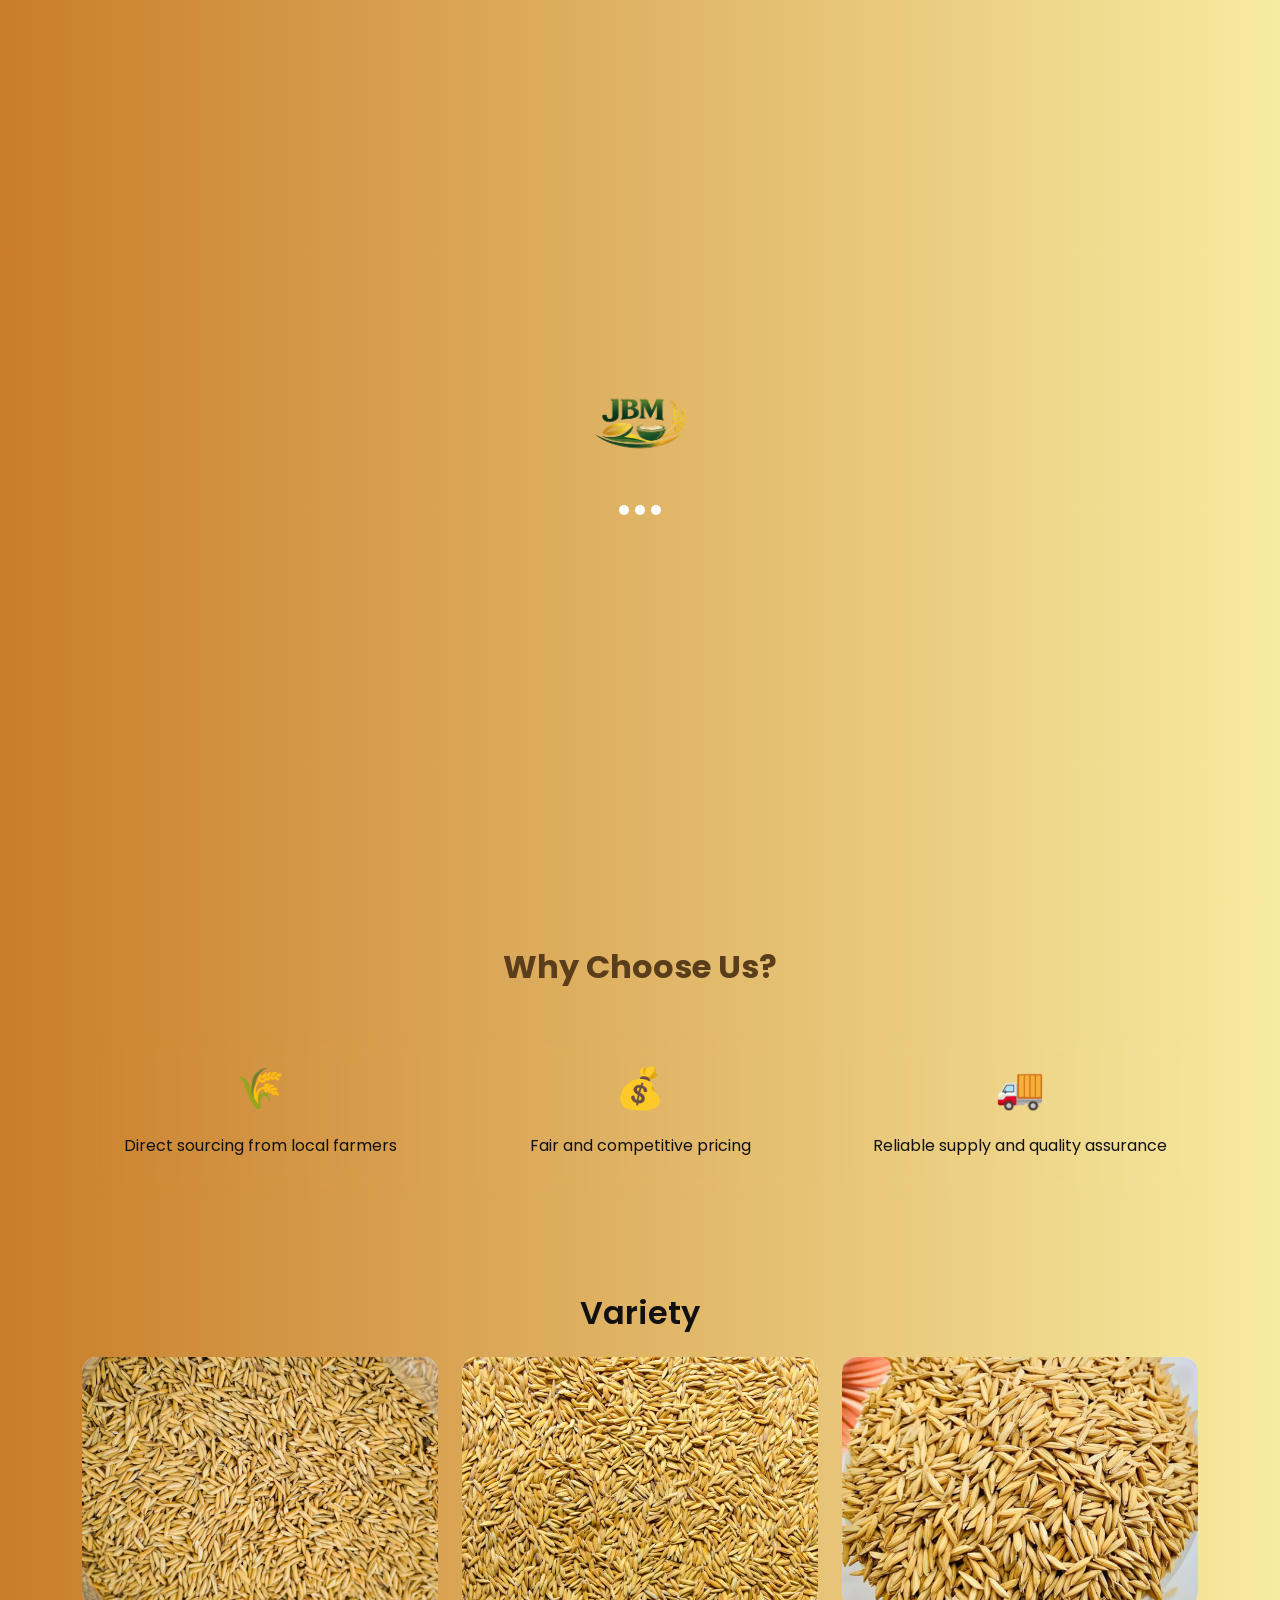
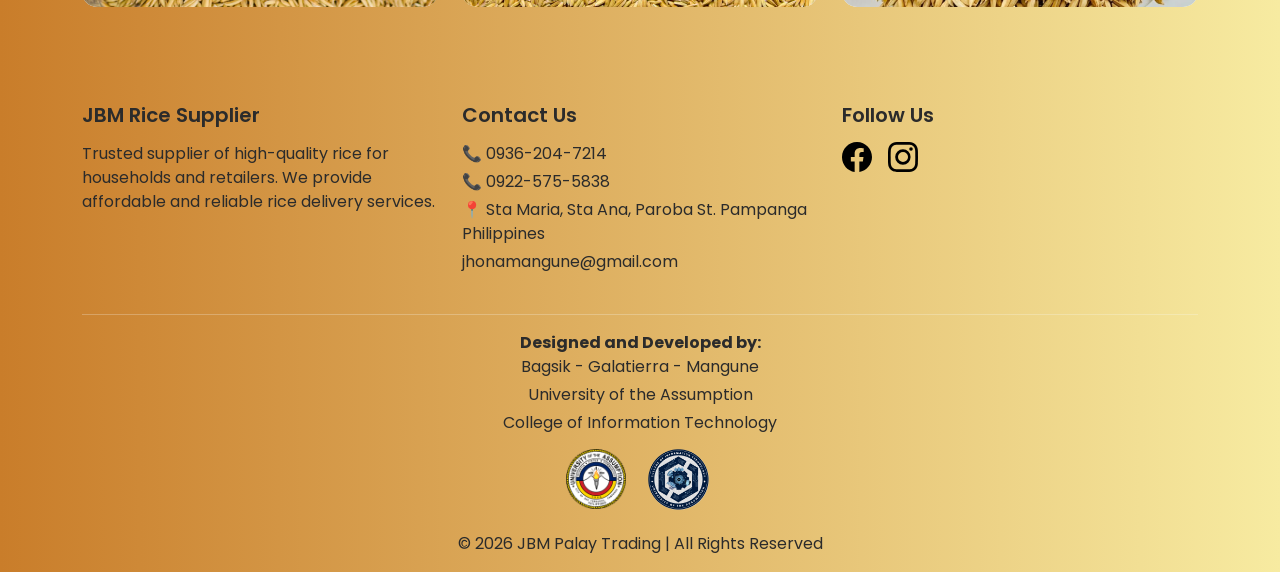
<file: index.html>
<!DOCTYPE html>
<html lang="en">
<head>
  <meta charset="UTF-8">
  <meta name="viewport" content="width=device-width, initial-scale=1.0">
  <title>Home | JBM Palay Trading</title>
  <link rel="icon" type="image/png" href="logo/p5.png">

  <!-- Bootstrap -->
  <link href="https://cdn.jsdelivr.net/npm/bootstrap@5.3.2/dist/css/bootstrap.min.css" rel="stylesheet">
    <link href="https://fonts.googleapis.com/css2?family=Poppins:wght@300;400;500;600;700&display=swap" rel="stylesheet">
</head>
  <!-- Your CSS -->
  <link rel="stylesheet" href="style.css">
  <link rel="stylesheet" href="theme.css">

<body>
<!-- INTRO SCREEN -->
<div id="intro">
  <div class="intro-content">
    <img src="logo/p5.png" class="intro-logo">

    <div class="loading-dots">
      <span></span><span></span><span></span>
    </div>

    <button id="startBtn">BEGIN</button>
  </div>
</div>
<!-- NAVBAR -->
<nav class="navbar navbar-expand-lg fixed-top glass-navbar">
  <div class="container">

    <!-- Logo -->
    <a class="navbar-brand" href="#home">
  <img src="logo/p5.png" alt="JBM Logo" class="navbar-logo">
    </a>

    <!-- Hamburger -->
    <button class="navbar-toggler custom-toggler" type="button" data-bs-toggle="collapse" data-bs-target="#navbarNav">
  <span class="bar"></span>
  <span class="bar"></span>
  <span class="bar"></span>
    </button>

    <!-- Right menu -->
    <div class="collapse navbar-collapse" id="navbarNav">
  <ul class="navbar-nav ms-auto">
    <li class="nav-item"><a class="nav-link active" href="index.html">Home</a></li>
    <li class="nav-item"><a class="nav-link" href="about.html">About</a></li>
    <li class="nav-item"><a class="nav-link" href="product.html">Products</a></li>
    <li class="nav-item"><a class="nav-link" href="process.html">Process</a></li>
    <li class="nav-item"><a class="nav-link" href="contact.html">Contact</a></li>
  </ul>

  <div class="theme-toggle ms-lg-3 mt-3 mt-lg-0">
    <button id="themeToggle" class="theme-btn" type="button" aria-label="Toggle dark mode">
      🌙
    </button>
  </div>
</div>
</nav>

<!-- LOADER -->
<div id="loader">
  <img src="logo/p5.png" alt="Loading..." class="loader-logo">
</div>

<!-- HERO -->
<section id="#home" class="hero text-center text-white d-flex align-items-center">
  <div class="container">
    <div class="glass-box p-5">
      <h1 class="fw-bold">JBM Palay Trading</h1>
      <p class="lead">Your trusted partner in quality palay trading, connecting farmers and buyers with fair and reliable transactions.
    </div>
  </div>
</section>

<section class="why-section py-5 text-center">
  <div class="container">
    <h2 class="mb-5 fw-bold">Why Choose Us?</h2>

    <div class="row g-4">

      <div class="col-md-4">
        <div class="why-card p-4">
          <div class="icon mb-3">🌾</div>
          <p>Direct sourcing from local farmers</p>
        </div>
      </div>

      <div class="col-md-4">
        <div class="why-card p-4">
          <div class="icon mb-3">💰</div>
          <p>Fair and competitive pricing
          </p>
        </div>
      </div>

      <div class="col-md-4">
        <div class="why-card p-4">
          <div class="icon mb-3">🚚</div>
          <p>Reliable supply and quality assurance</p>
        </div>
      </div>

    </div>
  </div>
</section>


<section class="py-5 text-center">
  <div class="container">
    <h2 class="mb-4">Variety</h2>
    
    <div class="row g-4">

      <div class="col-md-4">
        <a href="product.html" class="product-link">
          <div class="card product-card">
            <img src="images/436.png" class="card-img-top"> 
            <div class="card-body overlay-content">
              <h5>RC 436</h5>
              <p>High-yield and excellent grain quality.</p>
            </div>
          </div>
        </a>
      </div>


      <div class="col-md-4">
        <a href="product.html" class="product-link">
          <div class="card product-card">
            <img src="images/s480.png" class="card-img-top">
            <div class="card-body overlay-content">
              <h5>RC 480</h5>
              <p>Strong and reliable harvest variety.</p>
            </div>
          </div>
        </a>
      </div>

      <div class="col-md-4">
        <a href="product.html" class="product-link">
          <div class="card product-card">
            <img src="images/s222.png" class="card-img-top">
            <div class="card-body overlay-content">
              <h5>RC 222</h5>
              <p>Consistent grains with fine texture.</p>
            </div>
          </div>
        </a>
      </div>

    </div>
  </div>
</section>

<a href="https://m.me/jmangune" class="chat-btn" target="_blank">💬</a>


<footer class="pt-5 pb-3">
  <div class="container">
    <div class="row text-center text-md-start">

      <!-- Business Info -->
      <div class="col-md-4 mb-4">
        <h5>JBM Rice Supplier</h5>
        <p>
          Trusted supplier of high-quality rice for households and retailers.
          We provide affordable and reliable rice delivery services.
        </p>
      </div>

      <!-- Contact Info -->
      <div class="col-md-4 mb-4">
        <h5>Contact Us</h5>
        <p class="mb-1">📞 0936-204-7214</p>
        <p class="mb-1">📞 0922-575-5838</p>
        <p class="mb-1">📍 Sta Maria, Sta Ana, Paroba St. Pampanga Philippines</p>
        <p class="mb-0">
          <a href="mailto:jhonamangune@gmail.com" class="text-decoration-none">
            jhonamangune@gmail.com
          </a>
        </p>
      </div>

      <!-- Social Media -->
      <div class="col-md-4 mb-4">
        <h5>Follow Us</h5>
        <div class="d-flex gap-3 justify-content-md-start justify-content-center">
          <a href="https://www.facebook.com/jmangune"><img src="social-media/facebook.svg" width="30"></a>
          <a href="https://www.instagram.com/kimbalatbat?igsh=MTF4bXljaHZyZzZicA=="><img src="social-media/instagram.svg" width="30"></a>
        </div>
      </div>

    </div>

<hr class="border-light">

<!-- Developer Credits -->
<div class="text-center footer-credit mb-3">
  <p class="mb-1">
    <strong>Designed and Developed by:</strong><br>
    Bagsik - Galatierra - Mangune
  </p>

  <p class="mb-1">
    <a href="https://web.ua.edu.ph/" target="_blank">
      University of the Assumption
    </a>
  </p>

  <p class="mb-2">
    <a href="https://ua-cit.com/" target="_blank">
      College of Information Technology
    </a>
  </p>

<!--logos-->
<div class="d-flex justify-content-center align-items-center gap-3">
    <a href="https://web.ua.edu.ph/" target="_blank">
        <img src="images/ua-logo.png" alt="UA Logo" class="footer-logo ua">
    </a>

    <a href="https://ua-cit.com/" target="_blank">
        <img src="images/cit_logo.png" alt="CIT Logo" class="footer-logo cit">
    </a>
</div>
</div>

<div class="text-center">
  <p class="mb-0">&copy; 2026 JBM Palay Trading | All Rights Reserved</p>
</div>
  </footer>
</div>
  
<script>
window.addEventListener("load", function () {
  const loader = document.getElementById("loader");
  setTimeout(() => {
    loader.classList.add("loader-hidden");   // hide loader
  }, 1200); // adjust delay if needed
});
</script>


<script>
const themeToggle = document.getElementById("themeToggle");
const savedTheme = localStorage.getItem("theme");

if (savedTheme) {
  document.body.classList.add(savedTheme);
} else {
  document.body.classList.add("light-mode");
}

function updateThemeIcon() {
  if (document.body.classList.contains("dark-mode")) {
    themeToggle.textContent = "☀️";
  } else {
    themeToggle.textContent = "🌙";
  }
}

updateThemeIcon();

themeToggle.addEventListener("click", function () {
  if (document.body.classList.contains("dark-mode")) {
    document.body.classList.remove("dark-mode");
    document.body.classList.add("light-mode");
    localStorage.setItem("theme", "light-mode");
  } else {
    document.body.classList.remove("light-mode");
    document.body.classList.add("dark-mode");
    localStorage.setItem("theme", "dark-mode");
  }

  updateThemeIcon();
});
</script>
<script>
const intro = document.getElementById("intro");
const startBtn = document.getElementById("startBtn");

// Always reset introDismissed when testing in VS Code Live Server
localStorage.removeItem("introDismissed");

// Show START button after loading
window.addEventListener("load", () => {
  setTimeout(() => {
    document.querySelector(".loading-dots").style.display = "none";
    startBtn.style.display = "inline-block";
  }, 1500);
});

// Click START
startBtn.addEventListener("click", () => {
  intro.classList.add("intro-hidden");
  localStorage.setItem("introDismissed", "true");

  // Optional: remove intro after fade completes
  setTimeout(() => {
    intro.style.display = "none";
  }, 800); // match CSS transition
});

// NAVBAR LOGO CLICK EFFECT
document.querySelectorAll(".navbar-brand").forEach(logo => {
  logo.addEventListener("click", function (e) {
    e.preventDefault();
    // Scroll smoothly to hero section instead of showing intro
    document.querySelector(".hero").scrollIntoView({ behavior: "smooth" });
  });
});
</script>



<script src="https://cdn.jsdelivr.net/npm/bootstrap@5.3.2/dist/js/bootstrap.bundle.min.js"></script>

</body>
</head>
</file>
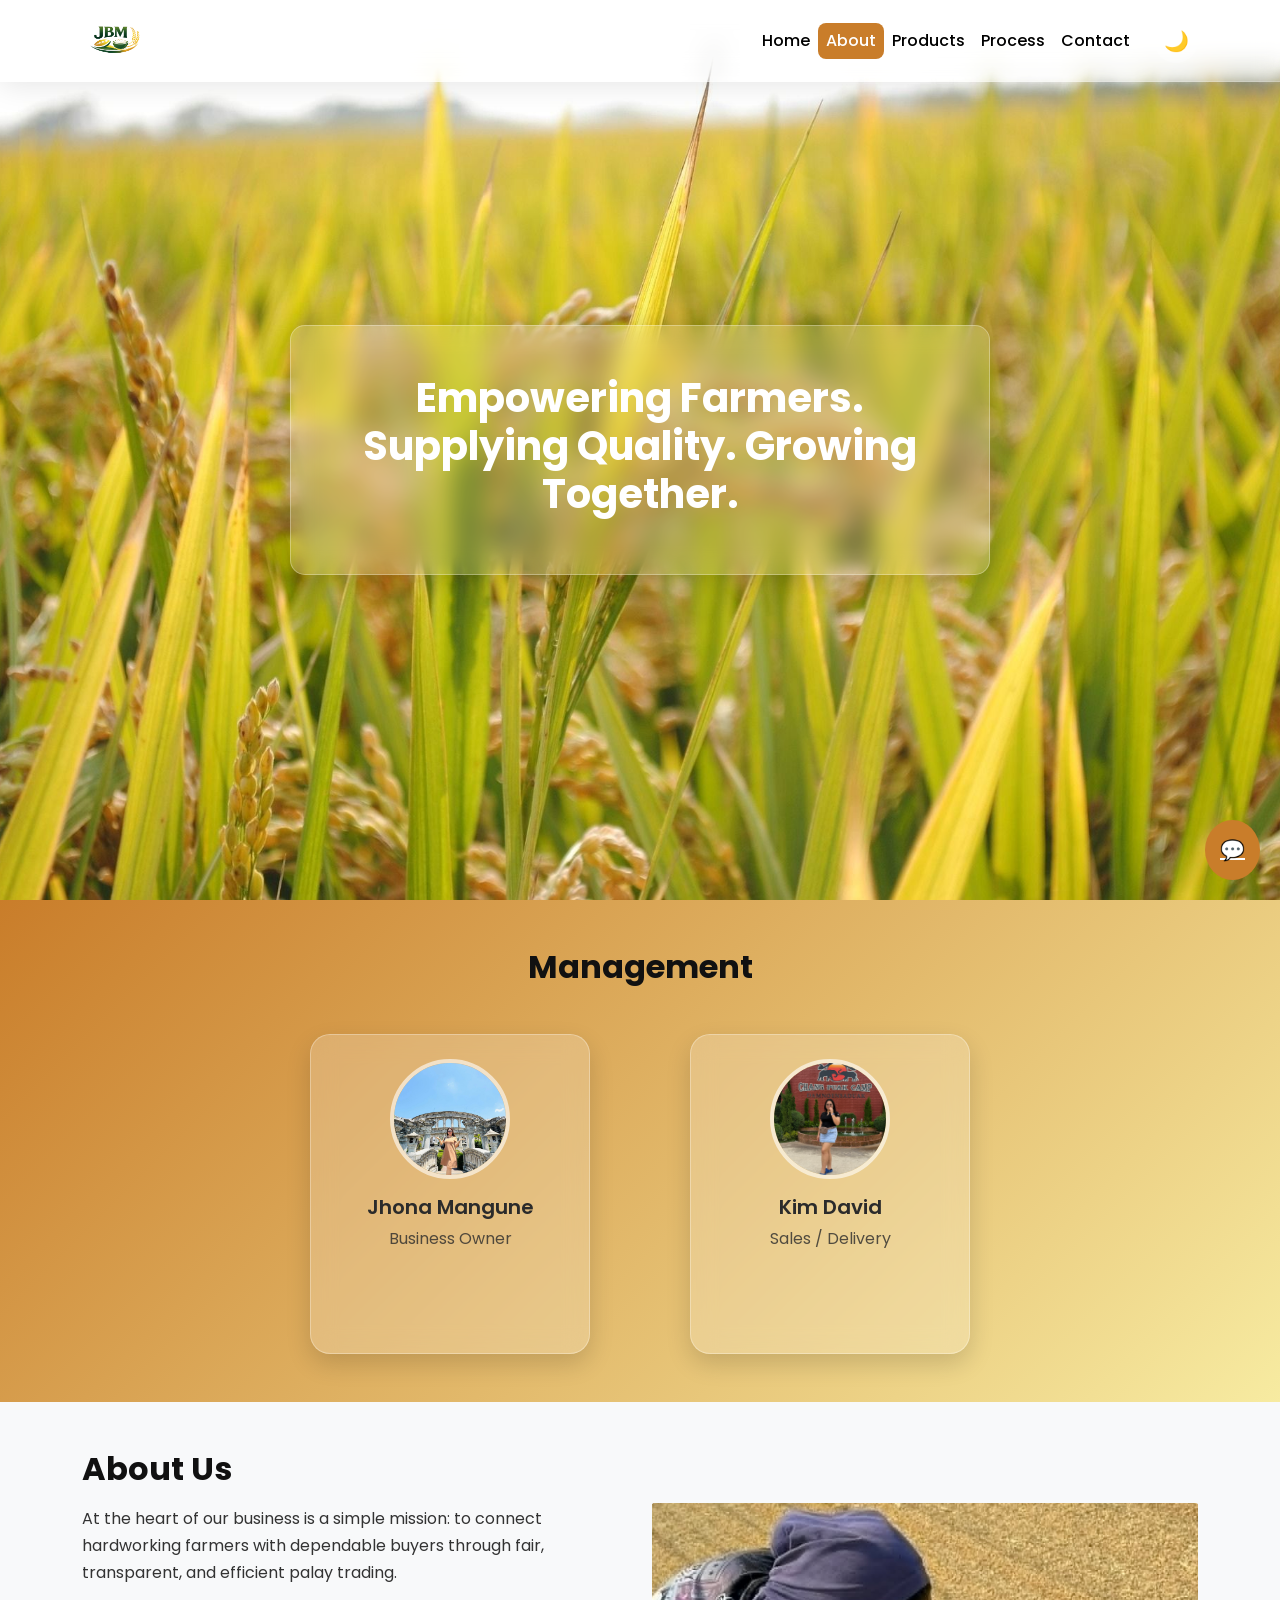
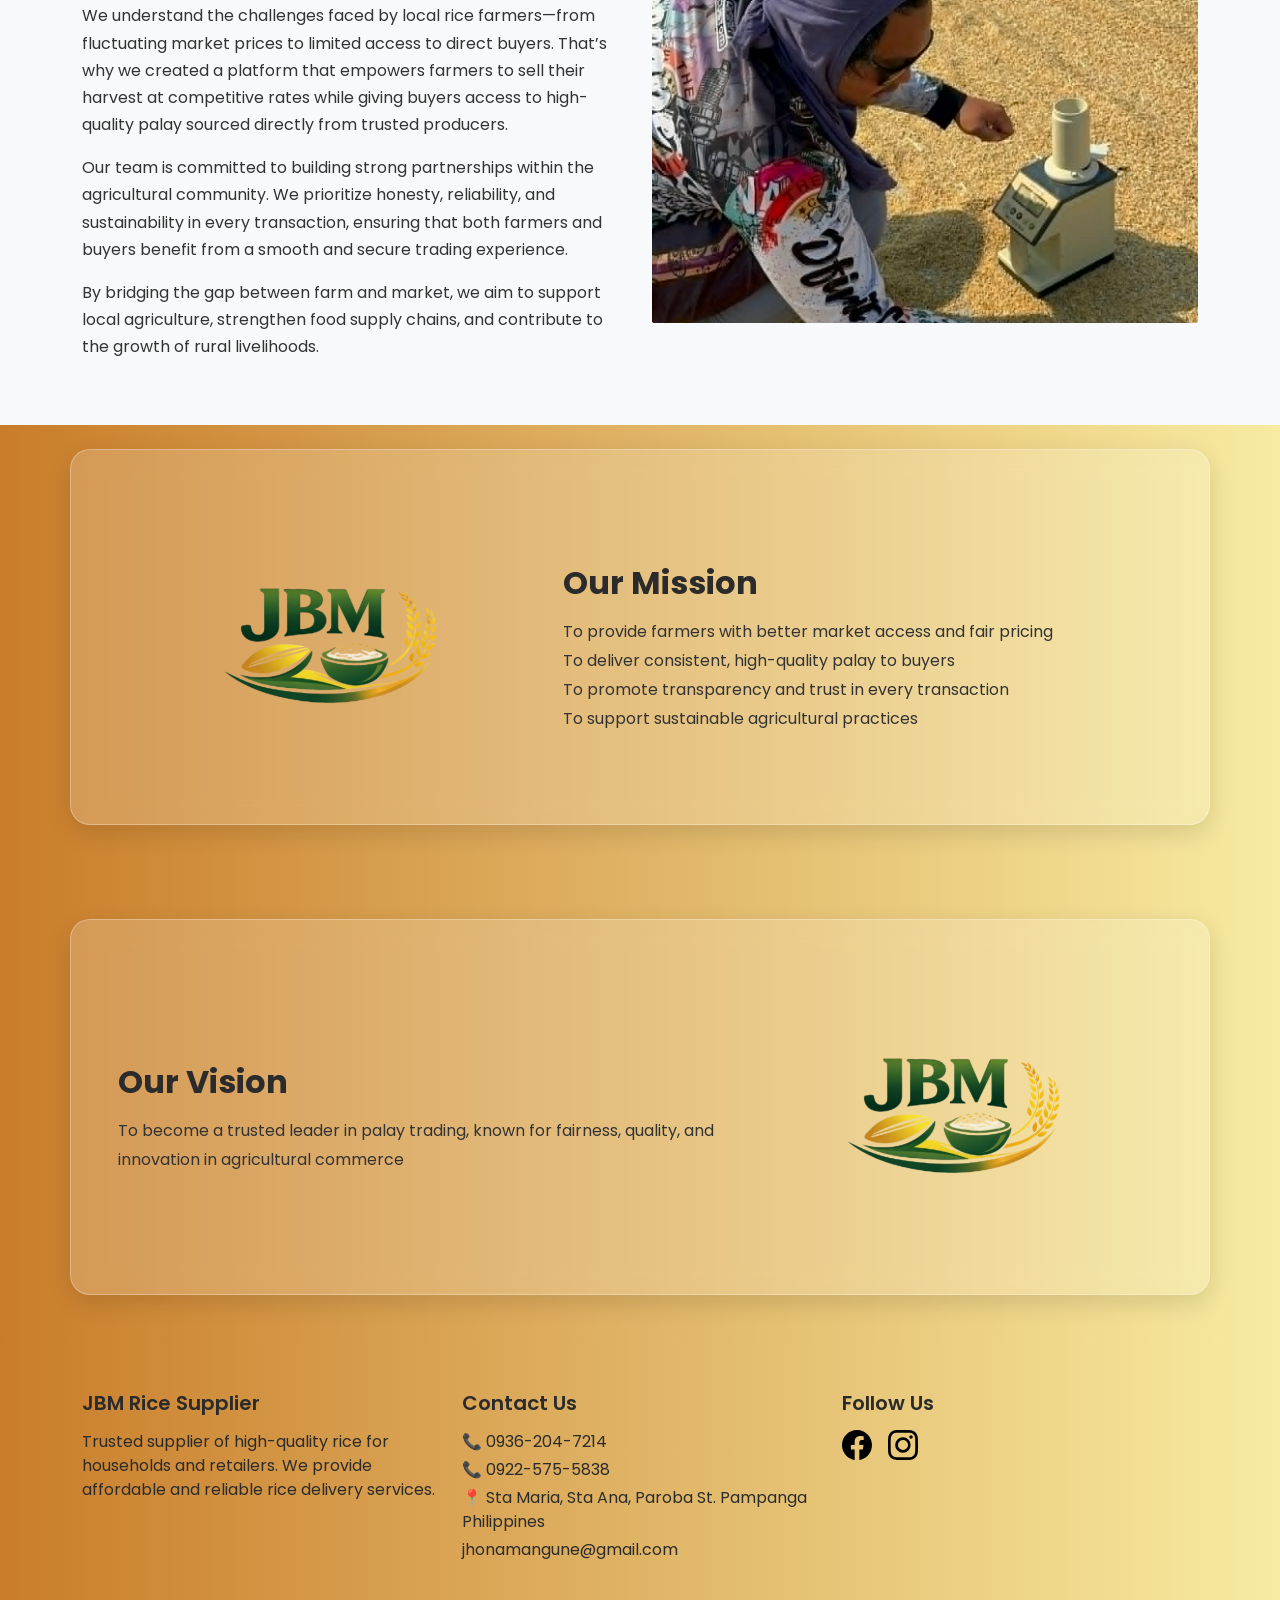
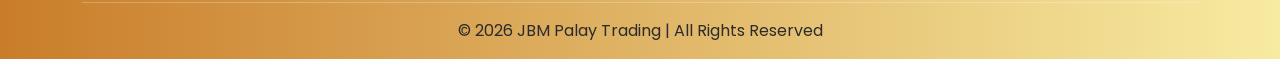
<file: about.html>
<!DOCTYPE html>
<html lang="en">
<head>
  <meta charset="UTF-8">
  <meta name="viewport" content="width=device-width, initial-scale=1.0">
  <title>About | JBM Palay Trading</title>
  <link rel="icon" type="image/png" href="logo/p5.png">

  <!-- Bootstrap -->
  <link href="https://cdn.jsdelivr.net/npm/bootstrap@5.3.2/dist/css/bootstrap.min.css" rel="stylesheet">
    <link href="https://fonts.googleapis.com/css2?family=Poppins:wght@300;400;500;600;700&display=swap" rel="stylesheet">

  <!-- Your CSS -->
  <link rel="stylesheet" href="about.css">
  <link rel="stylesheet" href="theme.css">
</head>
<body>

<!-- NAVBAR -->
<nav class="navbar navbar-expand-lg glass-navbar fixed-top">
  <div class="container">

    <!-- Logo -->
    <a class="navbar-brand" href="index.html">
  <img src="logo/p5.png" alt="JBM Logo" class="navbar-logo">
    </a>

    <!-- Hamburger -->
  <button class="navbar-toggler custom-toggler"
        type="button"
        data-bs-toggle="collapse"
        data-bs-target="#navbarNav">

  <span class="bar"></span>
  <span class="bar"></span>
  <span class="bar"></span>

</button>

    <!-- Right menu -->
    <div class="collapse navbar-collapse" id="navbarNav">
  <ul class="navbar-nav ms-auto">
    <li class="nav-item"><a class="nav-link" href="index.html">Home</a></li>
    <li class="nav-item"><a class="nav-link active" href="about.html">About</a></li>
    <li class="nav-item"><a class="nav-link" href="product.html">Products</a></li>
    <li class="nav-item"><a class="nav-link" href="process.html">Process</a></li>
    <li class="nav-item"><a class="nav-link" href="contact.html">Contact</a></li>
  </ul>

  <div class="theme-toggle ms-lg-3 mt-3 mt-lg-0">
    <button id="themeToggle" class="theme-btn" type="button" aria-label="Toggle dark mode">
      🌙
    </button>
  </div>
</div>
</nav>

<!-- LOADER -->
<div id="loader">
  <img src="logo/p5.png" alt="Loading..." class="loader-logo">
</div>

<!-- HERO -->
<section class="hero text-center text-white d-flex align-items-center">
  <div class="container">
    <div class="glass-box p-5">
      <h1 class="fw-bold">Empowering Farmers. Supplying Quality. Growing Together.</h1>
    </div>
  </div>
</section>

<!-- ===== MANAGEMENT SECTION ===== -->
<section class="management-section py-5">
  <div class="container">
    <h2 class="text-center mb-5 fw-bold">Management</h2>

    <div class="row justify-content-center g-4 align-items-stretch">

      <!-- CARD 1 -->
      <div class="col-md-4 d-flex justify-content-center">
        <div class="management-card text-center p-4"
             data-bs-toggle="modal" data-bs-target="#manager1">

          <img src="images/pt1.jpg" class="management-img mb-3">
          <h5>Jhona Mangune</h5>
          <p>Business Owner</p>
        </div>
      </div>

      <!-- CARD 2 -->
      <div class="col-md-4 d-flex justify-content-center">
        <div class="management-card text-center p-4"
             data-bs-toggle="modal" data-bs-target="#manager2">

          <img src="images/pt2.jpg" class="management-img mb-3">
          <h5>Kim David</h5>
          <p>Sales / Delivery</p>
        </div>
      </div>

    </div>
  </div>
</section>

<!-- ===== MODAL 1 ===== -->
<div class="modal fade" id="manager1" tabindex="-1">
  <div class="modal-dialog modal-dialog-centered">
    <div class="modal-content text-center p-4">

      <img src="images/pt1.jpg" class="modal-img mb-3">
      <h5>Jhona Mangune</h5>
      <p>Business Owner</p>
      <p>Leading the rice supply business with trust and quality service.</p>

      <a href="https://www.facebook.com/jmangune" target="_blank" class="btn btn-primary">
        Facebook Profile
      </a>

    </div>
  </div>
</div>

<!-- ===== MODAL 2 ===== -->
<div class="modal fade" id="manager2" tabindex="-1">
  <div class="modal-dialog modal-dialog-centered">
    <div class="modal-content text-center p-4">

      <img src="images/pt2.jpg" class="modal-img mb-3">
      <h5>Kim David</h5>
      <p>Sales / Delivery</p>
      <p>Handles customer orders and fast delivery service.</p>

      <a href="https://www.facebook.com/balatbat27" target="_blank" class="btn btn-primary">
        Facebook Profile
      </a>

    </div>
  </div>
</div>



<!-- ABOUT -->
<section id="about" class="about-section py-5">
  <div class="container">
    <div class="row align-items-center g-4">

      <!-- LEFT: TEXT -->
      <div class="col-md-6">
        <h2 class="fw-bold mb-3">About Us</h2>
        <p>At the heart of our business is a simple mission: to connect hardworking farmers with dependable buyers through fair, transparent, and efficient palay trading.

        </p>
        <p>We understand the challenges faced by local rice farmers—from fluctuating market prices to limited access to direct buyers. That’s why we created a platform that empowers farmers to sell their harvest at competitive rates while giving buyers access to high-quality palay sourced directly from trusted producers.
        </p>
        <p>Our team is committed to building strong partnerships within the agricultural community. We prioritize honesty, reliability, and sustainability in every transaction, ensuring that both farmers and buyers benefit from a smooth and secure trading experience.
        </p>
        <p>
          By bridging the gap between farm and market, we aim to support local agriculture, strengthen food supply chains, and contribute to the growth of rural livelihoods.
        </p>
      </div>

      <!-- RIGHT: IMAGE SLIDER -->
      <div class="col-md-6">

        <div id="aboutCarousel"
     class="carousel slide carousel-fade"
     data-bs-ride="carousel"
     data-bs-interval="1200"
     data-bs-pause="false">
          <!-- images -->
          <div class="carousel-inner">

            <div class="carousel-item active">
              <img src="aboutsssss/about1.jpg" class="d-block w-100 about-img">
            </div>

            <div class="carousel-item">
              <img src="aboutsssss/about3.jpg" class="d-block w-100 about-img">
            </div>

            <div class="carousel-item">
              <img src="aboutsssss/about4.jpg" class="d-block w-100 about-img">
            </div>

            <div class="carousel-item">
              <img src="about/p5.png" class="d-block w-100 about-img">
            </div>

            <div class="carousel-item">
              <img src="about/p6.jpg" class="d-block w-100 about-img">
            </div>

            <div class="carousel-item">
              <img src="about/p7.jpg" class="d-block w-100 about-img">
            </div>

            <div class="carousel-item">
              <img src="aboutsssss/about5.jpg" class="d-block w-100 about-img">
            </div>

            <div class="carousel-item">
              <img src="aboutsssss/about6.jpg" class="d-block w-100 about-img">
            </div>

          </div>

        </div>

      </div>

    </div>
  </div>
</section>

<!-- MISSION -->
<section class="mission-vision-section py-5">
  <div class="container">
    <div class="row align-items-center g-4 mission-box">

      <!-- LEFT: LOGO -->
      <div class="col-md-5 text-center">
        <img src="logo/p5.png" alt="JBM Logo" class="mv-logo img-fluid">
      </div>

      <!-- RIGHT: TEXT -->
      <div class="col-md-7">
        <div class="mv-text-box">
          <h2 class="fw-bold mb-3">Our Mission</h2>
          <p>
            To provide farmers with better market access and fair pricing </p>
            <p>
            To deliver consistent, high-quality palay to buyers</p>
            <p>
            To promote transparency and trust in every transaction</p>
            <p>
            To support sustainable agricultural practices</p>
          </p>
        </div>
      </div>

    </div>
  </div>
</section>

<!-- VISION -->
<section class="mission-vision-section pb-5">
  <div class="container">
    <div class="row align-items-center g-4 vision-box">

      <!-- LEFT: TEXT -->
      <div class="col-md-7 order-2 order-md-1">
        <div class="mv-text-box">
          <h2 class="fw-bold mb-3">Our Vision</h2>
          <p>
            To become a trusted leader in palay trading, known for fairness, quality, and innovation in agricultural commerce
          </p>
        </div>
      </div>

      <!-- RIGHT: LOGO -->
      <div class="col-md-5 text-center order-1 order-md-2">
        <img src="logo/p5.png" alt="JBM Logo" class="mv-logo img-fluid">
      </div>

    </div>
  </div>
</section>

 <a href="https://m.me/jmangune" class="chat-btn" target="_blank">💬</a>   

<!-- FOOTER -->
<footer class="pt-5 pb-3">
  <div class="container">
    <div class="row text-center text-md-start">

      <!-- Business Info -->
      <div class="col-md-4 mb-4">
        <h5>JBM Rice Supplier</h5>
        <p>
          Trusted supplier of high-quality rice for households and retailers.
          We provide affordable and reliable rice delivery services.
        </p>
      </div>

      <!-- Contact Info -->
      <div class="col-md-4 mb-4">
        <h5>Contact Us</h5>
        <p class="mb-1">📞 0936-204-7214</p>
        <p class="mb-1">📞 0922-575-5838</p>
        <p class="mb-1">📍 Sta Maria, Sta Ana, Paroba St. Pampanga Philippines</p>
        <p class="mb-0">
          <a href="mailto:jhonamangune@gmail.com" class="text-decoration-none">
            jhonamangune@gmail.com
          </a>
        </p>
      </div>

      <!-- Social Media -->
      <div class="col-md-4 mb-4">
        <h5>Follow Us</h5>
        <div class="d-flex gap-3 justify-content-md-start justify-content-center">
          <a href="https://www.facebook.com/jmangune"><img src="social-media/facebook.svg" width="30"></a>
          <a href="https://www.instagram.com/kimbalatbat?igsh=MTF4bXljaHZyZzZicA=="><img src="social-media/instagram.svg" width="30"></a>
        </div>
      </div>

    </div>

    <hr class="border-light">

    <div class="text-center">
      <p class="mb-0">&copy; 2026 JBM Palay Trading | All Rights Reserved</p>
    </div>
  </div>
</footer>

<script>
window.addEventListener("load", function () {
  const loader = document.getElementById("loader");

  setTimeout(() => {
    loader.classList.add("loader-hidden");
  }, 1200); // adjust speed here
});
</script>
<script>
const themeToggle = document.getElementById("themeToggle");
const savedTheme = localStorage.getItem("theme");

if (savedTheme) {
  document.body.classList.add(savedTheme);
} else {
  document.body.classList.add("light-mode");
}

function updateThemeIcon() {
  if (document.body.classList.contains("dark-mode")) {
    themeToggle.textContent = "☀️";
  } else {
    themeToggle.textContent = "🌙";
  }
}

updateThemeIcon();

themeToggle.addEventListener("click", function () {
  if (document.body.classList.contains("dark-mode")) {
    document.body.classList.remove("dark-mode");
    document.body.classList.add("light-mode");
    localStorage.setItem("theme", "light-mode");
  } else {
    document.body.classList.remove("light-mode");
    document.body.classList.add("dark-mode");
    localStorage.setItem("theme", "dark-mode");
  }

  updateThemeIcon();
});
</script>

<script src="https://cdn.jsdelivr.net/npm/bootstrap@5.3.2/dist/js/bootstrap.bundle.min.js"></script>

</body>
</head>
</file>
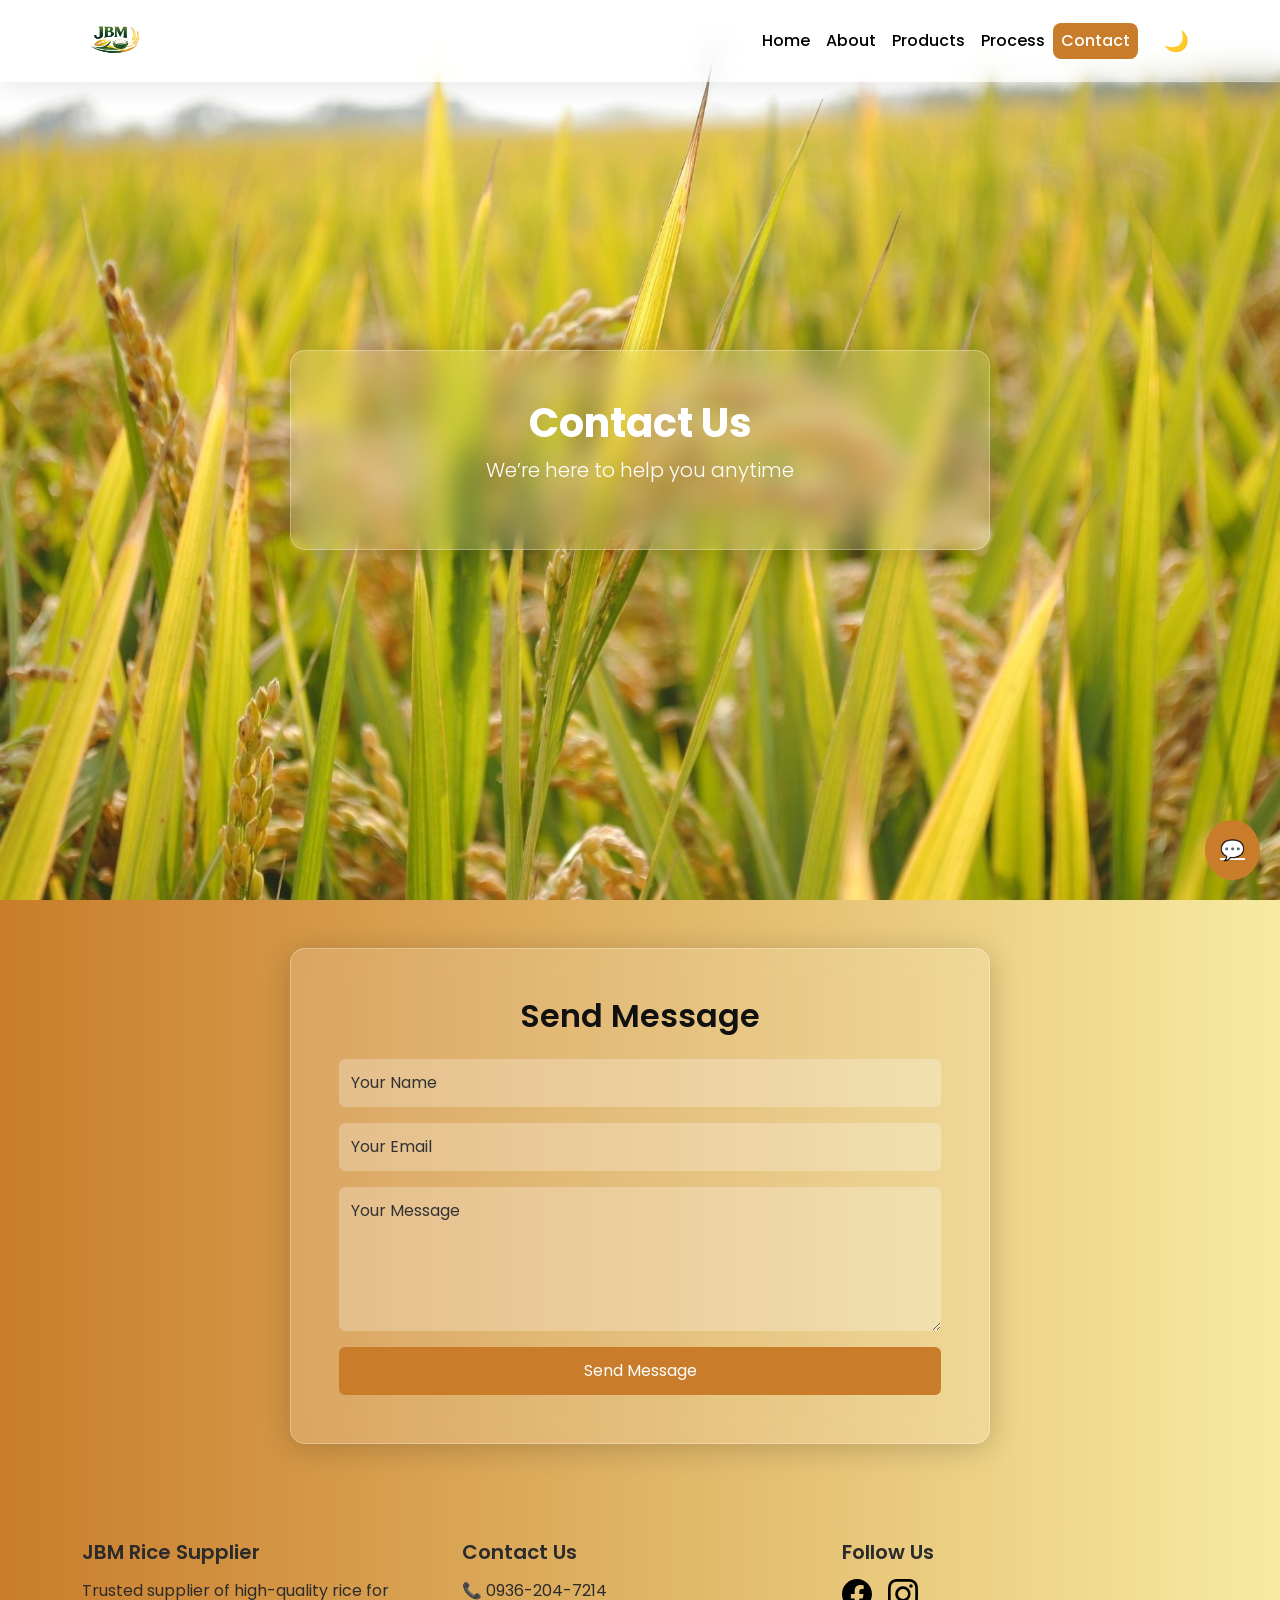
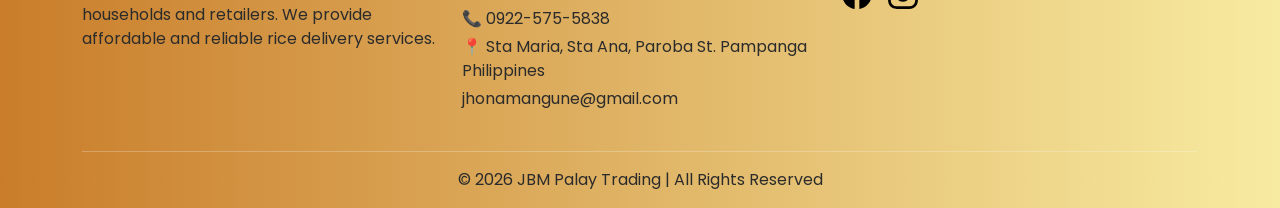
<file: contact.html>
<!DOCTYPE html>
<html lang="en">
<head>
  <meta charset="UTF-8">
  <meta name="viewport" content="width=device-width, initial-scale=1.0">
  <title>Contact | JBM Palay Trading</title>
  <link rel="icon" type="image/png" href="logo/p5.png">

  <!-- Bootstrap -->
  <link href="https://cdn.jsdelivr.net/npm/bootstrap@5.3.2/dist/css/bootstrap.min.css" rel="stylesheet">
    <link href="https://fonts.googleapis.com/css2?family=Poppins:wght@300;400;500;600;700&display=swap" rel="stylesheet">

  <!-- CSS -->
  <link rel="stylesheet" href="contact.css">
  <link rel="stylesheet" href="theme.css">
</head>

<body>

<!-- NAVBAR -->
<nav class="navbar navbar-expand-lg glass-navbar fixed-top">
  <div class="container">

    <a class="navbar-brand" href="index.html">
      <img src="logo/p5.png" class="navbar-logo">
    </a>

    <button class="navbar-toggler custom-toggler" type="button" data-bs-toggle="collapse" data-bs-target="#navbarNav">
      <span class="bar"></span>
      <span class="bar"></span>
      <span class="bar"></span>
    </button>

    <div class="collapse navbar-collapse" id="navbarNav">
  <ul class="navbar-nav ms-auto">
    <li class="nav-item"><a class="nav-link" href="index.html">Home</a></li>
    <li class="nav-item"><a class="nav-link" href="about.html">About</a></li>
    <li class="nav-item"><a class="nav-link" href="product.html">Products</a></li>
    <li class="nav-item"><a class="nav-link" href="process.html">Process</a></li>
    <li class="nav-item"><a class="nav-link active" href="contact.html">Contact</a></li>
  </ul>

  <div class="theme-toggle ms-lg-3 mt-3 mt-lg-0">
    <button id="themeToggle" class="theme-btn" type="button" aria-label="Toggle dark mode">
      🌙
    </button>
  </div>
</div>
</nav>

<!-- LOADER -->
<div id="loader">
  <img src="logo/p5.png" alt="Loading..." class="loader-logo">
</div>



<!-- HERO -->
<section class="hero text-white">
  <div class="container text-center">
    <div class="glass-box p-5 animate-fade">
      <h1 class="fw-bold">Contact Us</h1>
      <p class="lead">We’re here to help you anytime</p>
    </div>
  </div>
</section>

<!-- CONTACT FORM -->
<section class="container my-5">
  <div class="glass-box p-5 animate-slide">

    <h2 class="text-center mb-4">Send Message</h2>

<form id="contactForm" action="https://formsubmit.co/jhonamangune1@gmail.com" method="POST">

  <input type="hidden" name="_captcha" value="false">

  <div class="mb-3">
    <input type="text" name="name" class="form-control" placeholder="Your Name" required>
  </div>

  <div class="mb-3">
    <input type="email" name="email" class="form-control" placeholder="Your Email" required>
  </div>

  <div class="mb-3">
    <textarea name="message" class="form-control" rows="5" placeholder="Your Message" required></textarea>
  </div>

<button type="submit" class="btn btn-dark w-100" id="sendBtn">
  <span id="btnText">Send Message</span>
  <span id="spinner" class="spinner"></span>
</button>

</form>
  </div>
</section>

<div id="popup" class="popup">
  <div class="popup-box">
    <h3>✅ Message Sent!</h3>
    <p>Thank you for contacting us.</p>
    <button onclick="closePopup()">OK</button>
  </div>
</div>

<a href="https://m.me/jmangune" class="chat-btn" target="_blank">💬</a>


<!-- FOOTER -->
<footer class="pt-5 pb-3">
  <div class="container">
    <div class="row text-center text-md-start">

      <!-- Business Info -->
      <div class="col-md-4 mb-4">
        <h5>JBM Rice Supplier</h5>
        <p>
          Trusted supplier of high-quality rice for households and retailers.
          We provide affordable and reliable rice delivery services.
        </p>
      </div>

      <!-- Contact Info -->
      <div class="col-md-4 mb-4">
        <h5>Contact Us</h5>
        <p class="mb-1">📞 0936-204-7214</p>
        <p class="mb-1">📞 0922-575-5838</p>
        <p class="mb-1">📍 Sta Maria, Sta Ana, Paroba St. Pampanga Philippines</p>
        <p class="mb-0">
          <a href="mailto:jhonamangune@gmail.com" class="text-decoration-none">
            jhonamangune@gmail.com
          </a>
        </p>
      </div>

      <!-- Social Media -->
      <div class="col-md-4 mb-4">
        <h5>Follow Us</h5>
        <div class="d-flex gap-3 justify-content-md-start justify-content-center">
          <a href="https://www.facebook.com/jmangune"><img src="social-media/facebook.svg" width="30"></a>
          <a href="https://www.instagram.com/kimbalatbat?igsh=MTF4bXljaHZyZzZicA=="><img src="social-media/instagram.svg" width="30"></a>
        </div>
      </div>

    </div>

    <hr class="border-light">

    <div class="text-center">
      <p class="mb-0">&copy; 2026 JBM Palay Trading | All Rights Reserved</p>
    </div>
  </div>
</footer>

<script>
const form = document.getElementById("contactForm");
const popup = document.getElementById("popup");

form.addEventListener("submit", function () {

  // show popup AFTER short delay (lets form submit first)
  setTimeout(() => {
    popup.style.display = "flex";
    form.reset();
  }, 1200);

});

function closePopup() {
  popup.style.display = "none";
}
</script>

<script>
const form = document.getElementById("contactForm");
const popup = document.getElementById("popup");
const btnText = document.getElementById("btnText");
const spinner = document.getElementById("spinner");
const sendBtn = document.getElementById("sendBtn");

form.addEventListener("submit", function () {

  // SHOW LOADING STATE
  btnText.innerText = "Sending...";
  spinner.style.display = "inline-block";
  sendBtn.disabled = true;

  // simulate delay so UI feels smooth
  setTimeout(() => {

    popup.style.display = "flex";

    // RESET FORM
    form.reset();

    // RESET BUTTON
    btnText.innerText = "Send Message";
    spinner.style.display = "none";
    sendBtn.disabled = false;

  }, 1500);

});

function closePopup() {
  popup.style.display = "none";
}
</script>


<script>
window.addEventListener("load", function () {
  const loader = document.getElementById("loader");

  setTimeout(() => {
    loader.classList.add("loader-hidden");
  }, 1200); // adjust speed here
});
</script>

<script>
const themeToggle = document.getElementById("themeToggle");
const savedTheme = localStorage.getItem("theme");

if (savedTheme) {
  document.body.classList.add(savedTheme);
} else {
  document.body.classList.add("light-mode");
}

function updateThemeIcon() {
  if (document.body.classList.contains("dark-mode")) {
    themeToggle.textContent = "☀️";
  } else {
    themeToggle.textContent = "🌙";
  }
}

updateThemeIcon();

themeToggle.addEventListener("click", function () {
  if (document.body.classList.contains("dark-mode")) {
    document.body.classList.remove("dark-mode");
    document.body.classList.add("light-mode");
    localStorage.setItem("theme", "light-mode");
  } else {
    document.body.classList.remove("light-mode");
    document.body.classList.add("dark-mode");
    localStorage.setItem("theme", "dark-mode");
  }

  updateThemeIcon();
});
</script>



<script src="https://cdn.jsdelivr.net/npm/bootstrap@5.3.2/dist/js/bootstrap.bundle.min.js"></script>


</body>
</html>
</file>
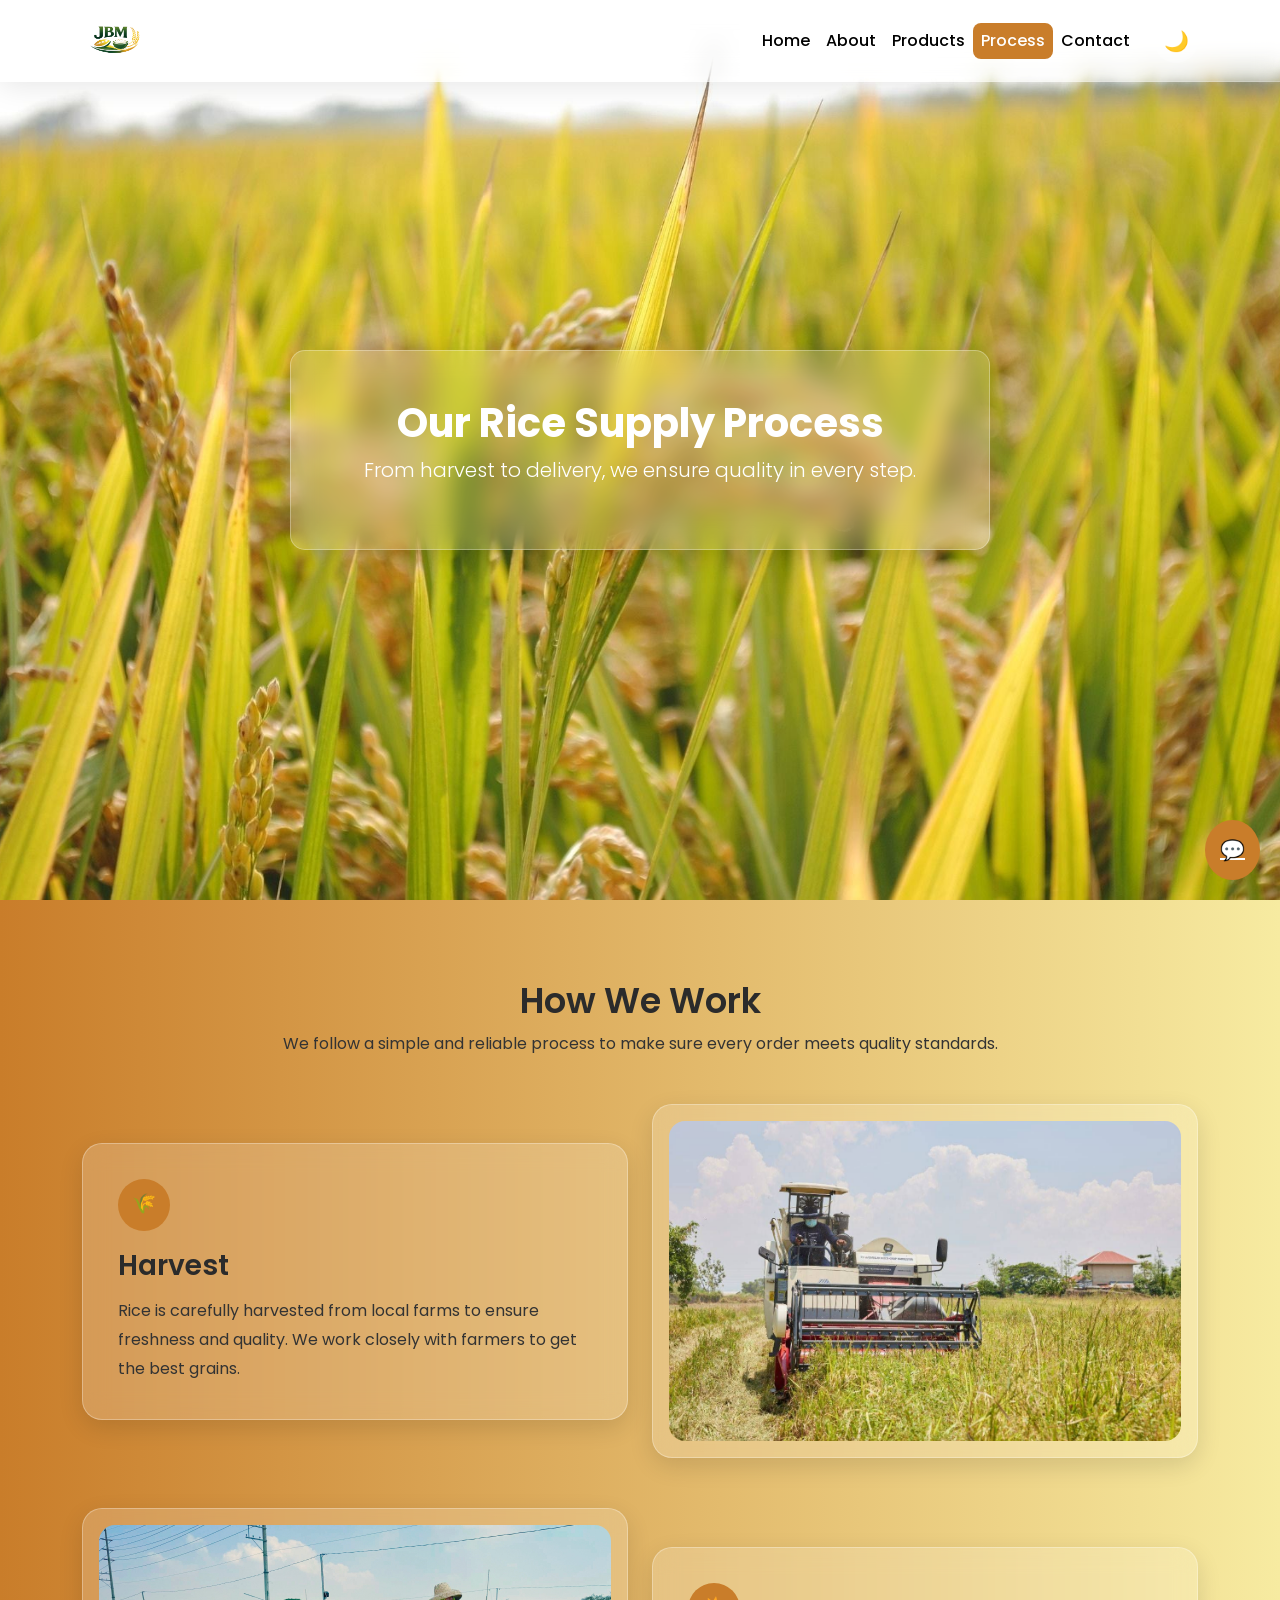
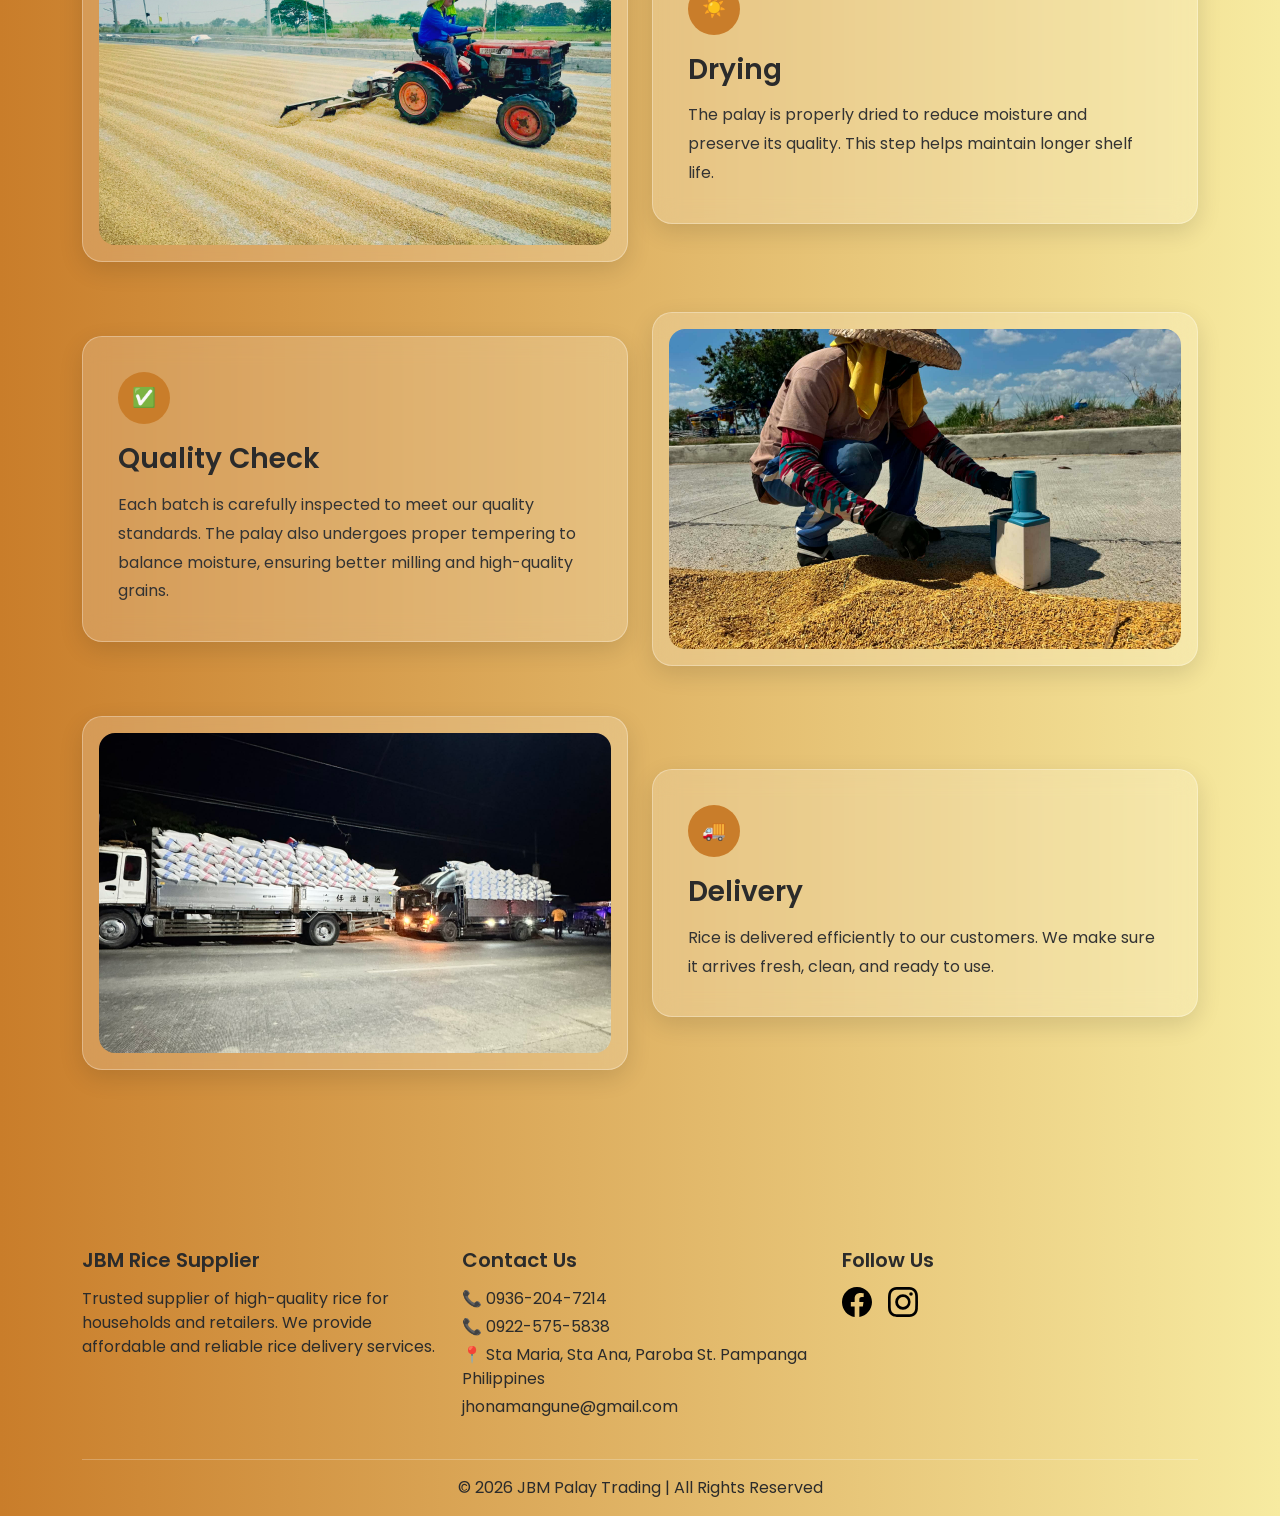
<file: process.html>
<!DOCTYPE html>
<html lang="en">
<head>
  <meta charset="UTF-8">
  <meta name="viewport" content="width=device-width, initial-scale=1.0">
  <title>Process | JBM Palay Trading</title>
  <link rel="icon" type="image/png" href="logo/p5.png">

  <link href="https://cdn.jsdelivr.net/npm/bootstrap@5.3.2/dist/css/bootstrap.min.css" rel="stylesheet">
  <link href="https://fonts.googleapis.com/css2?family=Poppins:wght@300;400;500;600;700&display=swap" rel="stylesheet">
  <link rel="stylesheet" href="process.css">
  <link rel="stylesheet" href="theme.css">
</head>

<body>

<!-- NAVBAR -->
<nav class="navbar navbar-expand-lg glass-navbar fixed-top">
  <div class="container">

    <a class="navbar-brand" href="index.html">
      <img src="logo/p5.png" alt="JBM Logo" class="navbar-logo">
    </a>

    <button class="navbar-toggler custom-toggler"
            type="button"
            data-bs-toggle="collapse"
            data-bs-target="#navbarNav">
      <span class="bar"></span>
      <span class="bar"></span>
      <span class="bar"></span>
    </button>

    <div class="collapse navbar-collapse" id="navbarNav">
  <ul class="navbar-nav ms-auto">
    <li class="nav-item"><a class="nav-link" href="index.html">Home</a></li>
    <li class="nav-item"><a class="nav-link" href="about.html">About</a></li>
    <li class="nav-item"><a class="nav-link" href="product.html">Products</a></li>
    <li class="nav-item"><a class="nav-link active" href="process.html">Process</a></li>
    <li class="nav-item"><a class="nav-link" href="contact.html">Contact</a></li>
  </ul>

  <div class="theme-toggle ms-lg-3 mt-3 mt-lg-0">
    <button id="themeToggle" class="theme-btn" type="button" aria-label="Toggle dark mode">
      🌙
    </button>
  </div>
</div>
</nav>

<!-- HERO -->
<section class="hero text-center text-white d-flex align-items-center">
  <div class="container">
    <div class="glass-box p-5 animate-fade">
      <h1 class="fw-bold">Our Rice Supply Process</h1>
      <p class="lead">From harvest to delivery, we ensure quality in every step.</p>
    </div>
  </div>
</section>

<!-- LOADER -->
<div id="loader">
  <img src="logo/p5.png" alt="Loading..." class="loader-logo">
</div>


<!-- PROCESS SECTION -->
<section class="process-section">
  <div class="container">
    <div class="text-center mb-5">
      <h2 class="section-title">How We Work</h2>
      <p class="section-subtitle">
        We follow a simple and reliable process to make sure every order meets quality standards.
      </p>
    </div>

    <!-- STEP 1 -->
    <div class="row align-items-center process-row g-4">
      <div class="col-md-6">
        <div class="process-text-box animate-slide">
          <div class="process-number">🌾</div>
          <h3>Harvest</h3>
          <p>
            Rice is carefully harvested from local farms to ensure freshness and quality. We work closely with farmers to get the best grains.
          </p>
        </div>
      </div>

      <div class="col-md-6">
        <div class="process-media-box animate-slide">
          <!-- PHOTO -->
          <img src="process/harvesting.jpg" alt="Harvest Process" class="process-media">
          
          <!-- VIDEO OPTION
          <video class="process-media" controls>
            <source src="videos/harvest.mp4" type="video/mp4">
          </video>
          -->
        </div>
      </div>
    </div>

    <!-- STEP 2 -->
    <div class="row align-items-center process-row g-4">
      <div class="col-md-6 order-2 order-md-1">
        <div class="process-media-box animate-slide">
          <!-- PHOTO -->
          <img src="process/dry.jpg" alt="Drying Process" class="process-media">

          <!-- VIDEO OPTION
          <video class="process-media" controls>
            <source src="videos/drying.mp4" type="video/mp4">
          </video>
          -->
        </div>
      </div>

      <div class="col-md-6 order-1 order-md-2">
        <div class="process-text-box animate-slide">
          <div class="process-number">☀️</div>
          <h3>Drying</h3>
          <p>
             The palay is properly dried to reduce moisture and preserve its quality. This step helps maintain longer shelf life.
          </p>
        </div>
      </div>
    </div>

    <!-- STEP 3 -->
    <div class="row align-items-center process-row g-4">
      <div class="col-md-6">
        <div class="process-text-box animate-slide">
          <div class="process-number">✅</div>
          <h3>Quality Check</h3>
          <p>
            Each batch is carefully inspected to meet our quality standards. The palay also undergoes proper tempering to balance moisture, ensuring better milling and high-quality grains.

          </p>  
        </div>
      </div>

      <div class="col-md-6">
        <div class="process-media-box animate-slide">
          <!-- PHOTO -->
          <img src="process/temp.jpeg" alt="Quality Check Process" class="process-media">

          <!-- VIDEO OPTION
          <video class="process-media" controls>
            <source src="videos/quality-check.mp4" type="video/mp4">
          </video>
          -->
        </div>
      </div>
    </div>

    <!-- STEP 4 -->
    <div class="row align-items-center process-row g-4">
      <div class="col-md-6 order-2 order-md-1">
        <div class="process-media-box animate-slide">
          <!-- PHOTO -->
          <img src="process/deliver1.jpg" alt="Delivery Process" class="process-media">

          <!-- VIDEO OPTION
          <video class="process-media" controls>
            <source src="videos/delivery.mp4" type="video/mp4">
          </video>
          -->
        </div>
      </div>

      <div class="col-md-6 order-1 order-md-2">
        <div class="process-text-box animate-slide">
          <div class="process-number">🚚</div>
          <h3>Delivery</h3>
          <p>
             Rice is delivered efficiently to our customers. We make sure it arrives fresh, clean, and ready to use.
          </p>
        </div>
      </div>
    </div>

  </div>
</section>

<a href="https://m.me/jmangune" class="chat-btn" target="_blank">💬</a>
<!-- FOOTER -->
<footer class="pt-5 pb-3">
  <div class="container">
    <div class="row text-center text-md-start">

      <div class="col-md-4 mb-4">
        <h5>JBM Rice Supplier</h5>
        <p>
          Trusted supplier of high-quality rice for households and retailers.
          We provide affordable and reliable rice delivery services.
        </p>
      </div>

      <div class="col-md-4 mb-4">
        <h5>Contact Us</h5>
        <p class="mb-1">📞 0936-204-7214</p>
        <p class="mb-1">📞 0922-575-5838</p>
        <p class="mb-1">📍 Sta Maria, Sta Ana, Paroba St. Pampanga Philippines</p>
        <p class="mb-0">
          <a href="mailto:jhonamangune@gmail.com" class="text-decoration-none">
            jhonamangune@gmail.com
          </a>
        </p>
      </div>

      <div class="col-md-4 mb-4">
        <h5>Follow Us</h5>
        <div class="d-flex gap-3 justify-content-md-start justify-content-center">
          <a href="https://www.facebook.com/jmangune"><img src="social-media/facebook.svg" width="30"></a>
          <a href="https://www.instagram.com/kimbalatbat?igsh=MTF4bXljaHZyZzZicA=="><img src="social-media/instagram.svg" width="30"></a>
        </div>
      </div>

    </div>

    <hr class="border-light">

    <div class="text-center">
      <p class="mb-0">&copy; 2026 JBM Palay Trading | All Rights Reserved</p>
    </div>
  </div>
</footer>

<script>
window.addEventListener("load", function () {
  const loader = document.getElementById("loader");

  setTimeout(() => {
    loader.classList.add("loader-hidden");
  }, 1200); // adjust speed here
});
</script>

<script>
const themeToggle = document.getElementById("themeToggle");
const savedTheme = localStorage.getItem("theme");

if (savedTheme) {
  document.body.classList.add(savedTheme);
} else {
  document.body.classList.add("light-mode");
}

function updateThemeIcon() {
  if (document.body.classList.contains("dark-mode")) {
    themeToggle.textContent = "☀️";
  } else {
    themeToggle.textContent = "🌙";
  }
}

updateThemeIcon();

themeToggle.addEventListener("click", function () {
  if (document.body.classList.contains("dark-mode")) {
    document.body.classList.remove("dark-mode");
    document.body.classList.add("light-mode");
    localStorage.setItem("theme", "light-mode");
  } else {
    document.body.classList.remove("light-mode");
    document.body.classList.add("dark-mode");
    localStorage.setItem("theme", "dark-mode");
  }

  updateThemeIcon();
});
</script>


<script src="https://cdn.jsdelivr.net/npm/bootstrap@5.3.2/dist/js/bootstrap.bundle.min.js"></script>
</body>
</html>
</file>
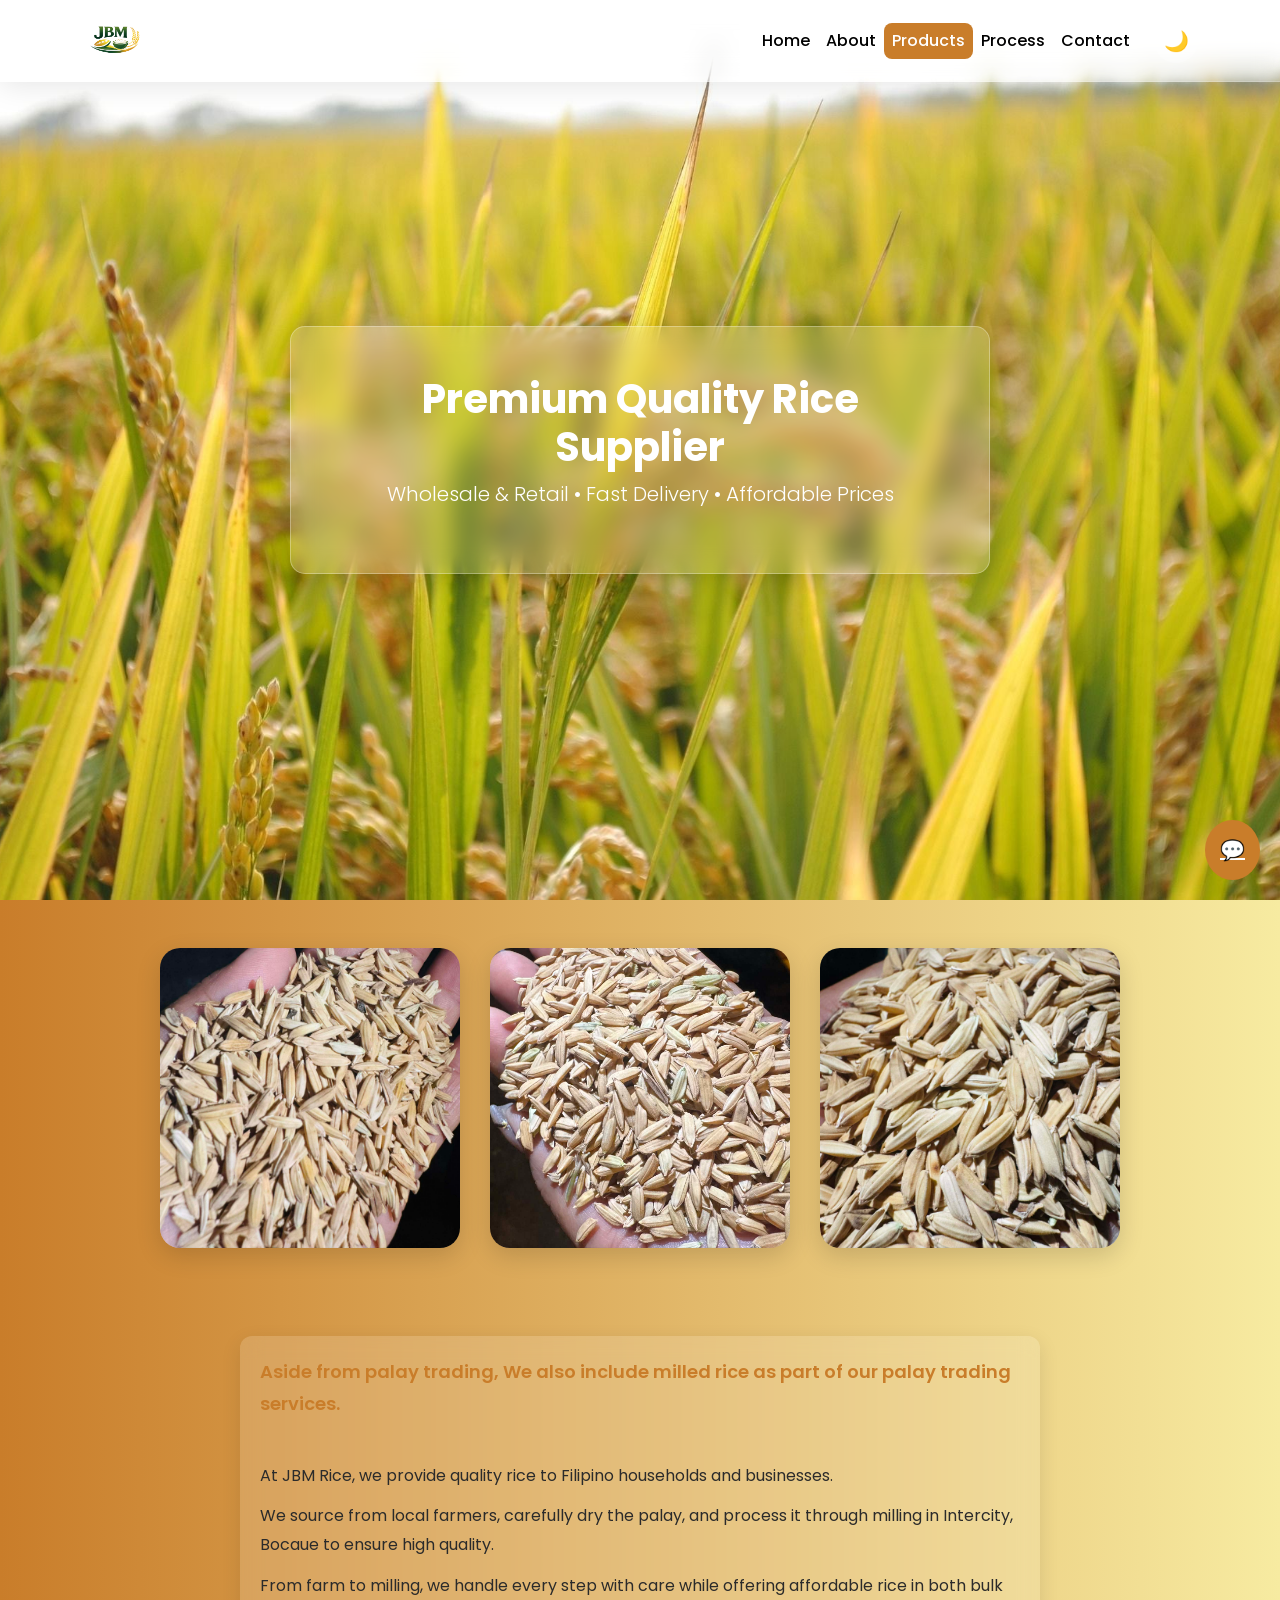
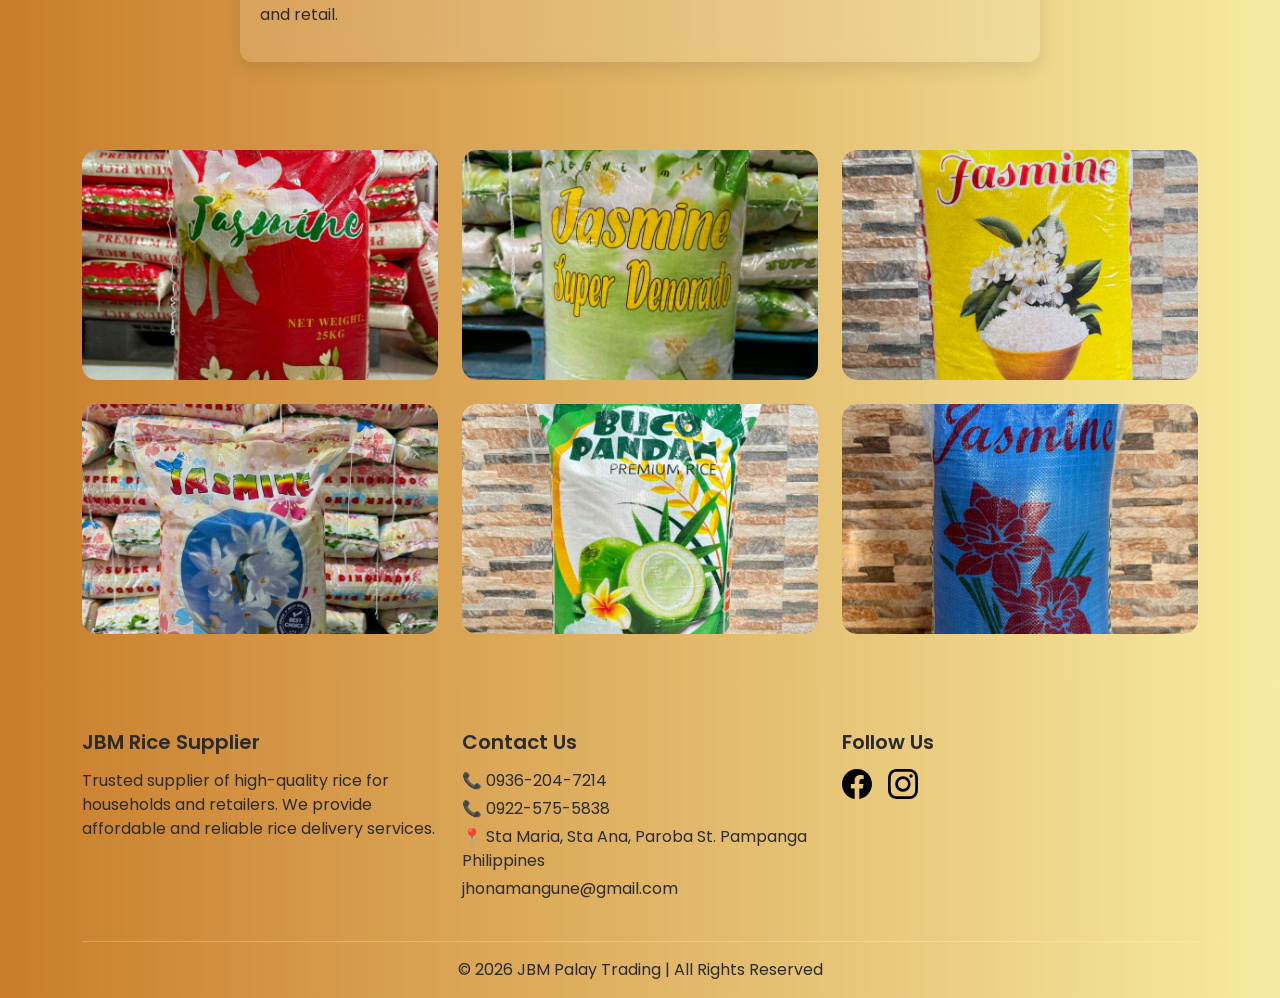
<file: product.html>
<!DOCTYPE html>
<html lang="en">
<head>
  <meta charset="UTF-8">
  <meta name="viewport" content="width=device-width, initial-scale=1.0">
  <title>Product | JBM Palay Trading</title>
  <link rel="icon" type="image/png" href="logo/p5.png">

  <link href="https://cdn.jsdelivr.net/npm/bootstrap@5.3.2/dist/css/bootstrap.min.css" rel="stylesheet">
  <link href="https://fonts.googleapis.com/css2?family=Poppins:wght@300;400;500;600;700&display=swap" rel="stylesheet">
  <link rel="stylesheet" href="product.css">
  <link rel="stylesheet" href="theme.css">
</head>

<body>

<!-- NAVBAR -->
<nav class="navbar navbar-expand-lg glass-navbar fixed-top">
  <div class="container">

    <a class="navbar-brand" href="index.html">
      <img src="logo/p5.png" alt="JBM Logo" class="navbar-logo">
    </a>

    <button class="navbar-toggler custom-toggler"
            type="button"
            data-bs-toggle="collapse"
            data-bs-target="#navbarNav">
      <span class="bar"></span>
      <span class="bar"></span>
      <span class="bar"></span>
    </button>

    <div class="collapse navbar-collapse" id="navbarNav">
  <ul class="navbar-nav ms-auto">
    <li class="nav-item"><a class="nav-link" href="index.html">Home</a></li>
    <li class="nav-item"><a class="nav-link" href="about.html">About</a></li>
    <li class="nav-item"><a class="nav-link active" href="product.html">Products</a></li>
    <li class="nav-item"><a class="nav-link" href="process.html">Process</a></li>
    <li class="nav-item"><a class="nav-link" href="contact.html">Contact</a></li>
  </ul>

  <div class="theme-toggle ms-lg-3 mt-3 mt-lg-0">
    <button id="themeToggle" class="theme-btn" type="button" aria-label="Toggle dark mode">
      🌙
    </button>
  </div>
</div>
</nav>

<!-- LOADER -->
<div id="loader">
  <img src="logo/p5.png" alt="Loading..." class="loader-logo">
</div>



<!-- HERO -->
<section class="hero text-center text-white d-flex align-items-center">
  <div class="container">
    <div class="glass-box p-5">
      <h1 class="fw-bold">Premium Quality Rice Supplier</h1>
      <p class="lead">Wholesale & Retail • Fast Delivery • Affordable Prices</p>
    </div>
  </div>
</section>

<section class="py-5 text-center variety-section">
  <div class="variety-wrapper">

  <div class="variety-card">
    <img src="variety/v1.jpg" class="variety-img" alt="RC 604">
    <div class="overlay-content">
      <h4>RC 604</h4>
    </div>
  </div>

  <div class="variety-card">
    <img src="variety/v2.jpg" class="variety-img" alt="RC 480">
    <div class="overlay-content">
      <h4>RC 480</h4>
    </div>
  </div>

  <div class="variety-card">
    <img src="variety/v3.jpg" class="variety-img" alt="RC 402">
    <div class="overlay-content">
      <h4>RC 402</h4>
    </div>
  </div>

</div>
</section>

<div class="dec-palay">
  <p>Aside from palay trading, We also include milled rice as part of our palay trading services.</p> <br>
  <p>At JBM Rice, we provide quality rice to Filipino households and businesses. </p>
  <p>We source from local farmers, carefully dry the palay, and process it through milling in Intercity, Bocaue to ensure high quality. </p>
  <p>From farm to milling, we handle every step with care while offering affordable rice in both bulk and retail.</p>
</div>
<!-- PRODUCT SECTION -->
<section class="py-5 product-section">
  <div class="container">
    <div class="row g-4">

      <!-- PRODUCT 1 -->
      <div class="col-md-4">
        <div class="product-card">
          <div class="img-box" data-bs-toggle="modal" data-bs-target="#modal1">
            <img src="images/rice1.jpg" alt="Jasmine Rice" class="img-fluid">
          </div>
        </div>
      </div>

      <!-- PRODUCT 2 -->
      <div class="col-md-4">
        <div class="product-card">
          <div class="img-box" data-bs-toggle="modal" data-bs-target="#modal2">
            <img src="images/p2.jpg" alt="Super Denorado" class="img-fluid">
          </div>
        </div>
      </div>

      <!-- PRODUCT 3 -->
      <div class="col-md-4">
        <div class="product-card">
          <div class="img-box" data-bs-toggle="modal" data-bs-target="#modal3">
            <img src="images/rice3.jpg" alt="Jasmine Yellow" class="img-fluid">
          </div>
        </div>
      </div>

      <!-- PRODUCT 4 -->
      <div class="col-md-4">
        <div class="product-card">
          <div class="img-box" data-bs-toggle="modal" data-bs-target="#modal4">
            <img src="images/p9.jpg" alt="Mindoro Rice" class="img-fluid">
          </div>
        </div>
      </div>

      <!-- PRODUCT 5 -->
      <div class="col-md-4">
        <div class="product-card">
          <div class="img-box" data-bs-toggle="modal" data-bs-target="#modal5">
            <img src="images/rice5.jpg" alt="Buko Pandan Rice" class="img-fluid">
          </div>
        </div>
      </div>

      <!-- PRODUCT 6 -->
      <div class="col-md-4">
        <div class="product-card">
          <div class="img-box" data-bs-toggle="modal" data-bs-target="#modal6">
            <img src="images/rice6.jpg" alt="Dinorado Rice" class="img-fluid">
          </div>
        </div>
      </div>
</section>

<!-- MODAL 1 -->
<div class="modal fade" id="modal1" tabindex="-1">
  <div class="modal-dialog modal-lg modal-dialog-centered">
    <div class="modal-content glass-modal p-3">
      <button class="btn-close position-absolute top-0 end-0 m-3" data-bs-dismiss="modal"></button>

      <div class="row g-3 align-items-center">
        <div class="col-md-6 position-relative">
          <img src="images/rice1.jpg" class="modal-img" alt="Jasmine Rice">
        </div>

        <div class="col-md-6">
          <h1>Jasmine</h1>
          <ul class="product-list">
            <li>Naturally Fragrant Aroma</li>
            <li>Soft & Fluffy</li>
            <li>Perfect for everyday meals</li>
            <li>Available in 25 kilos</li>
          </ul>

          <div class="d-flex gap-2 flex-wrap mt-3">
  <a href="https://m.me/jmangune?text=Good%20day!%20I%20would%20like%20to%20order%20Jasmine.%20Please%20send%20details.%20Thank%20you!" target="_blank" class="btn btn-order">Owner</a>
  <a href="https://m.me/balatbat27?text=Good%20day!%20I%20would%20like%20to%20order%20Jasmine.%20Please%20send%20details.%20Thank%20you!" target="_blank" class="btn btn-order">Assistant</a>
</div>
        </div>
      </div>

      <div class="modal-footer d-flex justify-content-between">
        <button class="btn btn-nav" data-bs-target="#modal10" data-bs-toggle="modal" data-bs-dismiss="modal">Previous</button>
        <button class="btn btn-nav" data-bs-target="#modal2" data-bs-toggle="modal" data-bs-dismiss="modal">Next</button>
      </div>
    </div>
  </div>
</div>

<!-- MODAL 2 -->
<div class="modal fade" id="modal2" tabindex="-1">
  <div class="modal-dialog modal-lg modal-dialog-centered">
    <div class="modal-content glass-modal p-3">
      <button class="btn-close position-absolute top-0 end-0 m-3" data-bs-dismiss="modal"></button>

      <div class="row g-3 align-items-center">
        <div class="col-md-6 position-relative">
          <img src="images/p2.jpg" class="modal-img" alt="Super Denorado">
        </div>

        <div class="col-md-6">
          <h1>Super Denorado</h1>
          <ul class="product-list">
            <li>Extra Aromatic</li>
            <li>Soft & Tender</li>
            <li>Available in 5–25kg</li>
          </ul>

          <div class="d-flex gap-2 flex-wrap mt-3">
  <a href="https://m.me/jmangune?text=Good%20day!%20I%20would%20like%20to%20order%20Super%20Denorado.%20Please%20send%20details.%20Thank%20you!" target="_blank" class="btn btn-order">Owner</a>
  <a href="https://m.me/balatbat27?text=Good%20day!%20I%20would%20like%20to%20order%20Super%20Denorado.%20Please%20send%20details.%20Thank%20you!" target="_blank" class="btn btn-order">Assistant</a>
</div>
        </div>
      </div>

      <div class="modal-footer d-flex justify-content-between">
        <button class="btn btn-nav" data-bs-target="#modal1" data-bs-toggle="modal" data-bs-dismiss="modal">Previous</button>
        <button class="btn btn-nav" data-bs-target="#modal3" data-bs-toggle="modal" data-bs-dismiss="modal">Next</button>
      </div>
    </div>
  </div>
</div>

<!-- MODAL 3 -->
<div class="modal fade" id="modal3" tabindex="-1">
  <div class="modal-dialog modal-lg modal-dialog-centered">
    <div class="modal-content glass-modal p-3">
      <button class="btn-close position-absolute top-0 end-0 m-3" data-bs-dismiss="modal"></button>

      <div class="row g-3 align-items-center">
        <div class="col-md-6 position-relative">
          <img src="images/rice3.jpg" class="modal-img" alt="Jasmine Yellow">
        </div>

        <div class="col-md-6">
          <h1>Jasmine Yellow</h1>
          <ul class="product-list">
            <li>Extra Aromatic and Premium Quality</li>
            <li>Soft, Tender, and Slightly Sticky</li>
            <li>Masarap kahit Malamig</li>
            <li>Perfect for family meals</li>
            <li>Available in 5, 10, & 25 Kilos</li>
          </ul>

          <div class="d-flex gap-2 flex-wrap mt-3">
  <a href="https://m.me/jmangune?text=Good%20day!%20I%20would%20like%20to%20order%20Jasmine%20Yellow.%20Please%20send%20details.%20Thank%20you!" target="_blank" class="btn btn-order">Owner</a>
  <a href="https://m.me/balatbat27?text=Good%20day!%20I%20would%20like%20to%20order%20Jasmine%20Yellow.%20Please%20send%20details.%20Thank%20you!" target="_blank" class="btn btn-order">Assistant</a>
</div>
        </div>
      </div>

      <div class="modal-footer d-flex justify-content-between">
        <button class="btn btn-nav" data-bs-target="#modal2" data-bs-toggle="modal" data-bs-dismiss="modal">Previous</button>
        <button class="btn btn-nav" data-bs-target="#modal4" data-bs-toggle="modal" data-bs-dismiss="modal">Next</button>
      </div>
    </div>
  </div>
</div>

<!-- MODAL 4 -->
<div class="modal fade" id="modal4" tabindex="-1">
  <div class="modal-dialog modal-lg modal-dialog-centered">
    <div class="modal-content glass-modal p-3">
      <button class="btn-close position-absolute top-0 end-0 m-3" data-bs-dismiss="modal"></button>

      <div class="row g-3 align-items-center">
        <div class="col-md-6 position-relative">
          <img src="images/p9.jpg" class="modal-img" alt="Mindoro Rice">
        </div>

        <div class="col-md-6">
          <h1>Mindoro Rice</h1>
          <ul class="product-list">
            <li>Fresh & Aromatic</li>
            <li>High Quality Grains</li>
          </ul>

          <div class="d-flex gap-2 flex-wrap mt-3">
  <a href="https://m.me/jmangune?text=Good%20day!%20I%20would%20like%20to%20order%20Mindoro%20Rice.%20Please%20send%20details.%20Thank%20you!" target="_blank" class="btn btn-order">Owner</a>
  <a href="https://m.me/balatbat27?text=Good%20day!%20I%20would%20like%20to%20order%20Mindoro%20Rice.%20Please%20send%20details.%20Thank%20you!" target="_blank" class="btn btn-order">Assistant</a>
</div>
        </div>
      </div>

      <div class="modal-footer d-flex justify-content-between">
        <button class="btn btn-nav" data-bs-target="#modal3" data-bs-toggle="modal" data-bs-dismiss="modal">Previous</button>
        <button class="btn btn-nav" data-bs-target="#modal5" data-bs-toggle="modal" data-bs-dismiss="modal">Next</button>
      </div>
    </div>
  </div>
</div>

<!-- MODAL 5 -->
<div class="modal fade" id="modal5" tabindex="-1">
  <div class="modal-dialog modal-lg modal-dialog-centered">
    <div class="modal-content glass-modal p-3">
      <button class="btn-close position-absolute top-0 end-0 m-3" data-bs-dismiss="modal"></button>

      <div class="row g-3 align-items-center">
        <div class="col-md-6 position-relative">
          <img src="images/rice5.jpg" class="modal-img" alt="Buko Pandan Rice">
        </div>

        <div class="col-md-6">
          <h1>Buko Pandan</h1>
          <ul class="product-list">
            <li>Unique Aroma</li>
            <li>Soft & Fluffy</li>
          </ul>

          <div class="d-flex gap-2 flex-wrap mt-3">
  <a href="https://m.me/jmangune?text=Good%20day!%20I%20would%20like%20to%20order%20Buko%20Pandan.%20Please%20send%20details.%20Thank%20you!" target="_blank" class="btn btn-order">Owner</a>
  <a href="https://m.me/balatbat27?text=Good%20day!%20I%20would%20like%20to%20order%20Buko%20Pandan.%20Please%20send%20details.%20Thank%20you!" target="_blank" class="btn btn-order">Assistant</a>
</div>
        </div>
      </div>

      <div class="modal-footer d-flex justify-content-between">
        <button class="btn btn-nav" data-bs-target="#modal4" data-bs-toggle="modal" data-bs-dismiss="modal">Previous</button>
        <button class="btn btn-nav" data-bs-target="#modal6" data-bs-toggle="modal" data-bs-dismiss="modal">Next</button>
      </div>
    </div>
  </div>
</div>

<!-- MODAL 6 -->
<div class="modal fade" id="modal6" tabindex="-1">
  <div class="modal-dialog modal-lg modal-dialog-centered">
    <div class="modal-content glass-modal p-3">
      <button class="btn-close position-absolute top-0 end-0 m-3" data-bs-dismiss="modal"></button>

      <div class="row g-3 align-items-center">
        <div class="col-md-6 position-relative">
          <img src="images/rice6.jpg" class="modal-img" alt="Dinorado Rice">
        </div>

        <div class="col-md-6">
          <h1>Dinorado</h1>
          <ul class="product-list">
            <li>Rich Aroma</li>
            <li>Premium Taste</li>
          </ul>

          <div class="d-flex gap-2 flex-wrap mt-3">
  <a href="https://m.me/jmangune?text=Good%20day!%20I%20would%20like%20to%20order%20Dinorado.%20Please%20send%20details.%20Thank%20you!" target="_blank" class="btn btn-order">Owner</a>
  <a href="https://m.me/balatbat27?text=Good%20day!%20I%20would%20like%20to%20order%20Dinorado.%20Please%20send%20details.%20Thank%20you!" target="_blank" class="btn btn-order">Assistant</a>
</div>
        </div>
      </div>

      <div class="modal-footer d-flex justify-content-between">
        <button class="btn btn-nav" data-bs-target="#modal5" data-bs-toggle="modal" data-bs-dismiss="modal">Previous</button>
        <button class="btn btn-nav" data-bs-target="#modal7" data-bs-toggle="modal" data-bs-dismiss="modal">Next</button>
      </div>
    </div>
  </div>
</div>


<a href="https://m.me/jmangune" class="chat-btn" target="_blank">💬</a>


<!-- FOOTER -->
<footer class="pt-5 pb-3">
  <div class="container">
    <div class="row text-center text-md-start">

      <div class="col-md-4 mb-4">
        <h5>JBM Rice Supplier</h5>
        <p>
          Trusted supplier of high-quality rice for households and retailers.
          We provide affordable and reliable rice delivery services.
        </p>
      </div>

      <div class="col-md-4 mb-4">
        <h5>Contact Us</h5>
        <p class="mb-1">📞 0936-204-7214</p>
        <p class="mb-1">📞 0922-575-5838</p>
        <p class="mb-1">📍 Sta Maria, Sta Ana, Paroba St. Pampanga Philippines</p>
        <p class="mb-0">
          <a href="mailto:jhonamangune@gmail.com" class="text-decoration-none">
            jhonamangune@gmail.com
          </a>
        </p>
      </div>

      <div class="col-md-4 mb-4">
        <h5>Follow Us</h5>
        <div class="d-flex gap-3 justify-content-md-start justify-content-center">
          <a href="https://www.facebook.com/jmangune"><img src="social-media/facebook.svg" width="30"></a>
          <a href="https://www.instagram.com/kimbalatbat?igsh=MTF4bXljaHZyZzZicA=="><img src="social-media/instagram.svg" width="30"></a>
        </div>
      </div>

    </div>

    <hr class="border-light">

    <div class="text-center">
      <p class="mb-0">&copy; 2026 JBM Palay Trading | All Rights Reserved</p>
    </div>
  </div>
</footer>

<script>
window.addEventListener("load", function () {
  const loader = document.getElementById("loader");

  setTimeout(() => {
    loader.classList.add("loader-hidden");
  }, 1200); // adjust speed here
});
</script>

<script>
const themeToggle = document.getElementById("themeToggle");
const savedTheme = localStorage.getItem("theme");

if (savedTheme) {
  document.body.classList.add(savedTheme);
} else {
  document.body.classList.add("light-mode");
}

function updateThemeIcon() {
  if (document.body.classList.contains("dark-mode")) {
    themeToggle.textContent = "☀️";
  } else {
    themeToggle.textContent = "🌙";
  }
}

updateThemeIcon();

themeToggle.addEventListener("click", function () {
  if (document.body.classList.contains("dark-mode")) {
    document.body.classList.remove("dark-mode");
    document.body.classList.add("light-mode");
    localStorage.setItem("theme", "light-mode");
  } else {
    document.body.classList.remove("light-mode");
    document.body.classList.add("dark-mode");
    localStorage.setItem("theme", "dark-mode");
  }

  updateThemeIcon();
});
</script>

<script src="https://cdn.jsdelivr.net/npm/bootstrap@5.3.2/dist/js/bootstrap.bundle.min.js"></script>
</body>
</html>
</file>
<file: style.css>
html{
  scroll-behavior: smooth;
}
body {
  font-family: 'Poppins', sans-serif;
  height: 200vh;
  background: linear-gradient(90deg, #C97D2A, #F7EBA1);
  transition: background 0.4s ease, color 0.4s ease;
}
/* Theme button */
.theme-btn {
  border: none;
  background: rgba(255, 255, 255, 0.2);
  backdrop-filter: blur(10px);
  -webkit-backdrop-filter: blur(10px);
  width: 44px;
  height: 44px;
  border-radius: 50%;
  font-size: 20px;
  cursor: pointer;
  transition: all 0.3s ease;
}
h1, h2, h3, h4, h5 {
  font-weight: 600;
}

p {
  font-weight: 400;
}

/* GLASS NAVBAR */
.glass-navbar {
  background: rgba(255, 255, 255, 0.15);
  backdrop-filter: blur(12px);
  -webkit-backdrop-filter: blur(12px);
  border-bottom: 1px solid rgba(255, 255, 255, 0.2);
  box-shadow: 0 4px 30px rgba(0, 0, 0, 0.1);
}
.navbar-brand{
  cursor: pointer;
}
/* Brand + links */
.glass-navbar .navbar-brand {
  color: #1f1f1f;
  font-weight: 600;
  padding: 0;
  display: flex;
  align-items: center;
}

.glass-navbar .navbar-brand:hover {
  color: #C97D2A;
}

.glass-navbar .nav-link {
  color: #000000;
  font-weight: 500;
  padding: 6px 12px;
  border-radius: 8px;
  transition: all 0.3s ease;
}

/* Hover */
.glass-navbar .nav-link:hover {
  color: #fff;
  background: rgba(201, 125, 42, 0.8);
}

/* Active link */
.glass-navbar .nav-link.active {
  color: #fff;
  background: #C97D2A;
  border-radius: 8px;
}

/* Glass box */
.glass-box {
  background: rgba(255, 255, 255, 0.15);
  backdrop-filter: blur(12px);
  -webkit-backdrop-filter: blur(12px);
  border-radius: 15px;
  border: 1px solid rgba(255, 255, 255, 0.3);
  box-shadow: 0 4px 30px rgba(0, 0, 0, 0.2);
  max-width: 700px;
  margin: auto;
}

/* HAMBURGER */
.custom-toggler,
.navbar-toggler {
  border: none;
  box-shadow: none;
  outline: none;
}

.navbar-toggler-icon {
  filter: invert(1);
  background-image: url("data:image/svg+xml,%3csvg xmlns='http://www.w3.org/2000/svg' viewBox='0 0 30 30'%3e%3cpath stroke='black' stroke-width='2' d='M4 7h22M4 15h22M4 23h22'/%3e%3c/svg%3e") !important;
}

.custom-toggler .bar {
  display: block;
  width: 28px;
  height: 3px;
  margin: 6px auto;
  background-color: #000;
  transition: all 0.3s ease;
  border-radius: 3px;
}

.navbar-toggler[aria-expanded="true"] .bar:nth-child(1) {
  transform: translateY(9px) rotate(45deg);
}

.navbar-toggler[aria-expanded="true"] .bar:nth-child(2) {
  opacity: 0;
}

.navbar-toggler[aria-expanded="true"] .bar:nth-child(3) {
  transform: translateY(-9px) rotate(-45deg);
}

/* LOGO */
.navbar-logo {
  height: 65px;
  width: auto;
  object-fit: contain;
}

.navbar-logo:hover {
  transform: scale(1.05);
  transition: 0.3s ease;
}

/* HERO SECTION */
.hero {
  display: flex;
  align-items: center;
  justify-content: center;
  height: 100vh;
  background: url('images/bg.jpg') center/cover no-repeat;
  position: relative;
  overflow: hidden;
}

.hero::before {
  content: "";
  position: absolute;
  inset: 0;
}

/* Hero content */
.hero-content {
  position: relative;
  z-index: 1;
  text-align: center;
  color: #fff;
  background: rgba(255, 255, 255, 0.15);
  backdrop-filter: blur(12px);
  -webkit-backdrop-filter: blur(12px);
  border: 1px solid rgba(255, 255, 255, 0.3);
  border-radius: 15px;
  padding: 50px;
  max-width: 700px;
  box-shadow: 0 10px 30px rgba(0, 0, 0, 0.2);
}

.hero-content h1 {
  font-size: 3rem;
  font-weight: 700;
}

.hero-content p {
  font-size: 1.2rem;
  margin-top: 10px;
  opacity: 0.9;
}

.hero-content .btn {
  margin-top: 20px;
}

/* ABOUT CAROUSEL */
#aboutCarousel .carousel-item {
  transition: opacity 0.6s ease-in-out;
}

#aboutCarousel .carousel-item img {
  transform: scale(1.02);
  transition: transform 0.8s ease;
}

.about-img {
  height: 380px;
  object-fit: cover;
  border-radius: 15px;
  box-shadow: 0 10px 25px rgba(0, 0, 0, 0.15);
}

/* WHY SECTION */
.why-card {
  backdrop-filter: blur(10px);
  -webkit-backdrop-filter: blur(10px);
  border-radius: 15px;
  transition: all 0.3s ease;
  height: 100%;
}

.why-card:hover {
  transform: translateY(-10px);
  box-shadow: 0 10px 25px rgba(0, 0, 0, 0.1);
}

.why-card .icon {
  font-size: 40px;
}

.why-section h2 {
  color: #5a3e1b;
}

.why-card h5 {
  font-weight: 600;
  margin-bottom: 10px;
}

/* PRODUCTS */
.product-link {
  text-decoration: none;
  color: inherit;
}

.product-card {
  position: relative;
  overflow: hidden;
  border: none;
  border-radius: 15px;
}
/* Force all variety images to same size */
.product-card .card-img-top {
  width: 100%;
  height: 250px;          /* fixed height */
  object-fit: cover;      /* crop/zoom to fit */
  border-radius: 12px;    /* optional rounded corners */
}

.product-card img {
  width: 100%;
  display: block;
  transition: transform 0.4s ease;
}

.product-card:hover img {
  transform: scale(1.05);
}

.overlay-content {
  position: absolute;
  bottom: 0;
  left: 0;
  width: 100%;
  background: rgba(255, 255, 255, 0.15);
  backdrop-filter: blur(12px);
  -webkit-backdrop-filter: blur(12px);
  padding: 20px;
  text-align: center;
  transform: translateY(100%);
  transition: transform 0.4s ease;
}

.product-card:hover .overlay-content {
  transform: translateY(0);
}

/* ABOUT PAGE HEADER */
.about-header {
  background: #198754;
  color: white;
  padding: 60px 0;
}

/* GENERAL IMAGE */
img {
  display: block;
  margin-left: auto;
  margin-right: auto;
}

.portrait-img {
  width: 250px;
  height: 350px;
  object-fit: cover;
}

/* Footer base */
footer {
  background: linear-gradient(90deg, #C97D2A, #F7EBA1);
  color: #2b2b2b;
  padding-top: 50px;
  padding-bottom: 20px;
}

/* Footer headings */
footer h5 {
  font-weight: 600;
  margin-bottom: 15px;
}

/* Footer links */
footer a {
  color: #2b2b2b;
  text-decoration: none;
  transition: 0.3s ease;
}

footer a:hover {
  color: #000;
  text-decoration: underline;
}

/* Social icons */
footer img {
  transition: transform 0.3s ease;
}

footer img:hover {
  transform: scale(1.2);
}

/* Divider */
footer hr {
  border-color: rgba(0, 0, 0, 0.2);
}
.footer-logo {
    width: 70px;
    height: 70px;
    object-fit: contain;
    display: block;
}


.footer-logo:hover {
    transform: scale(1.1);
}


.footer-logo.ua {
    width: 60px;
    height: 60px;
}

.footer-logo.cit {
    width: 73px;  
    height: 73px;
    object-fit: contain;
}

/* LOADER SCREEN */
#loader {
  position: fixed;
  top: 0;
  left: 0;
  width: 100%;
  height: 100vh;
  background: linear-gradient(90deg, #C97D2A, #F7EBA1);
  display: flex;
  align-items: center;
  justify-content: center;
  z-index: 9999;
}

/* LOGO ANIMATION */
.loader-logo {
  width: 120px;
  animation: pulse 1.2s infinite;
}

@keyframes pulse {
  0% {
    transform: scale(1);
    opacity: 1;
  }
  50% {
    transform: scale(1.1);
    opacity: 0.7;
  }
  100% {
    transform: scale(1);
    opacity: 1;
  }
}

/* FADE OUT */
.loader-hidden {
  opacity: 0;
  visibility: hidden;
  transition: all 0.6s ease;
}


/* CHAT BUTTON */
.chat-btn {
  position: fixed;
  bottom: 20px;
  right: 20px;
  background: #C97D2A;
  color: #fff;
  padding: 15px;
  border-radius: 50%;
  font-size: 20px;
  z-index: 999;
}
/* Smooth fade-out for intro */
.intro-hidden {
  opacity: 0;
  visibility: hidden;
  transition: opacity 0.8s ease, visibility 0.8s ease;
}
/* Social icons fix */
body.light-mode .social-icon {
  filter: none;              /* keep original (black) in light mode */
}

body.dark-mode .social-icon {
  filter: invert(1) brightness(2); /* turn black icons into white */
}
</file>
<file: theme.css>
/* ===============================
   GLOBAL THEME (LIGHT + DARK)
================================= */

html {
  scroll-behavior: smooth;
}

/* LIGHT MODE */
body.light-mode {
  background: linear-gradient(90deg, #C97D2A, #F7EBA1);
  color: #111;
}

/* DARK MODE */
body.dark-mode {
  background: linear-gradient(90deg, #1f1f1f, #2e2e2e);
  color: #f5f5f5;
  transition: all 0.4s ease;
}

/* ===============================
   NAVBAR
================================= */
body.dark-mode .glass-navbar {
  background: rgba(20, 20, 20, 0.45);
  border-bottom: 1px solid rgba(255,255,255,0.08);
}

body.dark-mode .glass-navbar .nav-link {
  color: #f5f5f5;
}

body.dark-mode .glass-navbar .nav-link:hover {
  background: rgba(201,125,42,0.9);
  color: #fff;
}

body.dark-mode .glass-navbar .nav-link.active {
  background: #C97D2A;
  color: #fff;
}

body.dark-mode .custom-toggler .bar {
  background-color: #fff;
}

/* ===============================
   GLASS / CARDS
================================= */
body.dark-mode .glass-box,
body.dark-mode .product-card,
body.dark-mode .variety-card,
body.dark-mode .process-text-box,
body.dark-mode .process-media-box,
body.dark-mode .management-card,
body.dark-mode .overlay-content,
body.dark-mode .glass-modal {
  background: rgba(255,255,255,0.08) !important;
  color: #f5f5f5 !important;
  border-color: rgba(255,255,255,0.12) !important;
}

/* ===============================
   TEXT FIX
================================= */
body.dark-mode h1,
body.dark-mode h2,
body.dark-mode h3,
body.dark-mode h4,
body.dark-mode h5,
body.dark-mode p,
body.dark-mode li,
body.dark-mode span,
body.dark-mode a,
body.dark-mode label {
  color: #f5f5f5 !important;
}

/* ===============================
   FORMS
================================= */
body.dark-mode .form-control {
  background: rgba(255,255,255,0.08);
  color: #fff;
}

body.dark-mode .form-control::placeholder {
  color: #ccc;
}

/* ===============================
   MODALS / POPUPS
================================= */
body.dark-mode .modal-content,
body.dark-mode .popup-box {
  background: rgba(30,30,30,0.95);
  color: #fff;
}

body.dark-mode .btn-close {
  filter: invert(1);
}

/* ===============================
   BUTTONS
================================= */
body.dark-mode .btn,
body.dark-mode .btn-dark,
body.dark-mode .btn-order,
body.dark-mode .btn-nav {
  background: #C97D2A;
  color: #fff;
}

/* ===============================
   LOADER
================================= */
body.dark-mode #loader {
  background: linear-gradient(90deg, #1f1f1f, #2e2e2e);
}

/* ===============================
   CHAT BUTTON
================================= */
body.dark-mode .chat-btn {
  background: #C97D2A;
  color: #fff;
}

/* ===============================
   FOOTER
================================= */
body.dark-mode footer {
  background: rgba(15,15,15,0.6);
  color: #f5f5f5;
}

body.dark-mode footer a {
  color: #f5f5f5;
}

body.dark-mode footer a:hover {
  color: #fff;
}

body.dark-mode footer hr {
  border-color: rgba(255,255,255,0.15);
}
body.dark-mode .hero::before {
  background: linear-gradient(
    to bottom,
    rgba(0,0,0,0.7),
    rgba(0,0,0,0.5)
  );
}
/* ===============================
   INTRO SCREEN
================================= */

#intro {
  position: fixed;
  top: 0;
  left: 0;
  width: 100%;
  height: 100vh;
  background: linear-gradient(90deg, #C97D2A, #F7EBA1);
  display: flex;
  align-items: center;
  justify-content: center;
  z-index: 99999;
  transition: opacity 0.6s ease;
}

/* Dark mode */
body.dark-mode #intro {
  background: linear-gradient(90deg, #1f1f1f, #2e2e2e);
}

.intro-content {
  text-align: center;
}

/* Logo */
.intro-logo {
  width: 120px;
  margin-bottom: 20px;
  animation: pulse 1.2s infinite;
}

/* LOADING DOTS */
.loading-dots {
  display: flex;
  justify-content: center;
  gap: 6px;
  margin-bottom: 20px;
}

.loading-dots span {
  width: 10px;
  height: 10px;
  background: #fff;
  border-radius: 50%;
  animation: bounce 0.6s infinite alternate;
}

.loading-dots span:nth-child(2) {
  animation-delay: 0.2s;
}

.loading-dots span:nth-child(3) {
  animation-delay: 0.4s;
}

@keyframes bounce {
  from { transform: translateY(0); opacity: 0.5; }
  to { transform: translateY(-10px); opacity: 1; }
}

/* START BUTTON */
#startBtn {
  display: none;
  background: transparent;
  border: 2px solid #fff;
  color: #fff;
  padding: 10px 25px;
  font-weight: 600;
  border-radius: 30px;
  cursor: pointer;
  transition: 0.3s;
}

#startBtn:hover {
  background: #fff;
  color: #000;
}

/* Hide intro */
.intro-hidden {
  opacity: 0;
  pointer-events: none;
}
/* Force Owner & Assistant + Nav buttons to solid black in dark mode */
body.dark-mode .btn-order,
body.dark-mode .btn-nav {
  background: #000 !important;   /* solid black */
  color: #fff !important;        /* white text */
  border: none !important;
}

/* Light mode: keep original black */
body.light-mode img[src*="facebook.svg"],
body.light-mode img[src*="instagram.svg"] {
  filter: none;
}

/* Dark mode: invert to white */
body.dark-mode img[src*="facebook.svg"],
body.dark-mode img[src*="instagram.svg"] {
  filter: invert(1) brightness(2);
}
</file>
<file: about.css>
html{
  scroll-behavior: smooth;
}

body {
  font-family: 'Poppins', sans-serif;
  height: 200vh;
  background: linear-gradient(90deg, #C97D2A, #F7EBA1);
  transition: background 0.4s ease, color 0.4s ease;
}
/* Theme button */
.theme-btn {
  border: none;
  background: rgba(255, 255, 255, 0.2);
  backdrop-filter: blur(10px);
  -webkit-backdrop-filter: blur(10px);
  width: 44px;
  height: 44px;
  border-radius: 50%;
  font-size: 20px;
  cursor: pointer;
  transition: all 0.3s ease;
}

.theme-btn:hover {
  transform: scale(1.08);
}

/* Light mode default */
body.light-mode {
  background: linear-gradient(90deg, #C97D2A, #F7EBA1);
  color: #111;
}

/* Dark mode */
body.dark-mode {
  background: linear-gradient(90deg, #1f1f1f, #2e2e2e);
  color: #f5f5f5;
}

/* Navbar */
body.dark-mode .glass-navbar {
  background: rgba(20, 20, 20, 0.45);
  border-bottom: 1px solid rgba(255, 255, 255, 0.08);
}

body.dark-mode .glass-navbar .nav-link {
  color: #f5f5f5;
}

body.dark-mode .glass-navbar .nav-link:hover {
  background: rgba(201, 125, 42, 0.9);
  color: #fff;
}

body.dark-mode .glass-navbar .nav-link.active {
  background: #C97D2A;
  color: #fff;
}

/* Glass boxes */
body.dark-mode .glass-box,
body.dark-mode .why-card,
body.dark-mode .product-card,
body.dark-mode .overlay-content {
  background: rgba(255, 255, 255, 0.08);
  color: #f5f5f5;
  border-color: rgba(255, 255, 255, 0.12);
}

/* Text */
body.dark-mode h1,
body.dark-mode h2,
body.dark-mode h3,
body.dark-mode h4,
body.dark-mode h5,
body.dark-mode p,
body.dark-mode li,
body.dark-mode a {
  color: #f5f5f5;
}

/* Footer */
body.dark-mode footer {
  background: rgba(15, 15, 15, 0.5);
  color: #f5f5f5;
}

body.dark-mode footer a {
  color: #f5f5f5;
}

body.dark-mode footer a:hover {
  color: #ffffff;
}

/* Chat button */
body.dark-mode .chat-btn {
  background: #C97D2A;
  color: #fff;
}

/* Toggle button in dark */
body.dark-mode .theme-btn {
  background: rgba(255, 255, 255, 0.12);
  color: #fff;
}
/* ABOUT SECTION */
.about-section {
  background: transparent;
}

.about-section p {
  font-size: 1rem;
  line-height: 1.7;
  color: #333;
}

/* DARK MODE FIX */
body.dark-mode .about-section {
  background: transparent;
}

body.dark-mode .about-section h2,
body.dark-mode .about-section p {
  color: #f5f5f5 !important;
}

body.dark-mode .mission-box,
body.dark-mode .vision-box,
body.dark-mode .management-card {
  background: rgba(255, 255, 255, 0.08);
  border-color: rgba(255, 255, 255, 0.12);
}

body.dark-mode .mv-text-box h2,
body.dark-mode .mv-text-box p,
body.dark-mode .management-card h5,
body.dark-mode .management-card p,
body.dark-mode .management-section h2 {
  color: #f5f5f5 !important;
}
/* DARK MODE FIX FOR MANAGEMENT */
body.dark-mode .management-section {
  background: transparent !important;
}

body.dark-mode .management-card {
  width: 100%;
  max-width: 280px;
  min-height: 320px;
  background: rgba(255, 255, 255, 0.08) !important;
  backdrop-filter: blur(12px);
  -webkit-backdrop-filter: blur(12px);
  border: 1px solid rgba(255, 255, 255, 0.12) !important;
  border-radius: 20px;
  color: #f5f5f5 !important;
}

body.dark-mode .management-card h5,
body.dark-mode .management-card p,
body.dark-mode .management-section h2 {
  color: #f5f5f5 !important;
}

body.dark-mode .management-img {
  border: 4px solid rgba(255, 255, 255, 0.2);
}
/* DARK MODE FIX FOR MODALS */
body.dark-mode .modal-content {
  background: #2a2a2a !important;
  color: #f5f5f5 !important;
  border: 1px solid rgba(255, 255, 255, 0.12) !important;
}

body.dark-mode .modal-content h5,
body.dark-mode .modal-content p {
  color: #f5f5f5 !important;
}

body.dark-mode .modal-dialog .btn-primary {
  background: #C97D2A !important;
  border-color: #C97D2A !important;
  color: #fff !important;
}

body.dark-mode .modal-backdrop.show {
  opacity: 0.7;
}







h1, h2, h3, h4, h5 {
  font-weight: 600;
}

p {
  font-weight: 400;
}
/* Glass Navbar */
.glass-navbar {
  background: rgba(255, 255, 255, 0.15);
  backdrop-filter: blur(12px);
  -webkit-backdrop-filter: blur(12px);

  border-bottom: 1px solid rgba(255, 255, 255, 0.2);
  box-shadow: 0 4px 30px rgba(0, 0, 0, 0.1);
}
/* Glass box */
.glass-box {
  background: rgba(255, 255, 255, 0.15);
  backdrop-filter: blur(12px);
  -webkit-backdrop-filter: blur(12px);

  border-radius: 15px;
  border: 1px solid rgba(255, 255, 255, 0.3);

  box-shadow: 0 4px 30px rgba(0, 0, 0, 0.2);

  max-width: 700px;
  margin: auto;
}
/* Brand + links */
.glass-navbar .navbar-brand {
  color: #1f1f1f;
  font-weight: 600;
}

.glass-navbar .nav-link {
  color: #000000;
  font-weight: 500;
  padding: 6px 12px;
  transition: all 0.3s ease;
}

/* Hover */
.glass-navbar .nav-link:hover {
  color: #fff;
  background: rgba(201, 125, 42, 0.8);
  border-radius: 8px;
}

/* Active link */
.glass-navbar .nav-link.active {
  color: #fff;
  background: #C97D2A;
  border-radius: 8px;
}
/* Hamburger styling */




/* Remove default Bootstrap icon */
.custom-toggler {
  border: none;
  box-shadow: none;
}
.navbar-toggler {
  border: none;
  box-shadow: none;
}

/* FORCE hamburger visibility */
.navbar-toggler-icon {
  background-image: url("data:image/svg+xml,%3csvg xmlns='http://www.w3.org/2000/svg' viewBox='0 0 30 30'%3e%3cpath stroke='black' stroke-width='2' d='M4 7h22M4 15h22M4 23h22'/%3e%3c/svg%3e") !important;
}
/* Bars */
.custom-toggler .bar {
  display: block;
  width: 28px;
  height: 3px;
  margin: 6px auto;
  background-color: #000; /* change if navbar is dark */
  transition: all 0.3s ease;
  border-radius: 3px;
}

/* Animate to X when collapsed is open */
.navbar-toggler[aria-expanded="true"] .bar:nth-child(1) {
  transform: translateY(9px) rotate(45deg);
}

.navbar-toggler[aria-expanded="true"] .bar:nth-child(2) {
  opacity: 0;
}

.navbar-toggler[aria-expanded="true"] .bar:nth-child(3) {
  transform: translateY(-9px) rotate(-45deg);
}
/* Brand hover */
.glass-navbar .navbar-brand:hover {
  color: #C97D2A;
}
.navbar-logo {
  height: 65px;   /* adjust size */
  width: auto;
  object-fit: contain;
}
.navbar-toggler {
  border: none;
}

.navbar-toggler-icon {
  filter: invert(1); /* makes icon visible on light/glass */
}
.navbar-toggler-icon {
  background-image: url("data:image/svg+xml,%3csvg xmlns='http://www.w3.org/2000/svg' viewBox='0 0 30 30'%3e%3cpath stroke='black' stroke-width='2' d='M4 7h22M4 15h22M4 23h22'/%3e%3c/svg%3e");
}
/* optional: better alignment */
.glass-navbar .navbar-brand {
  padding: 0;
  display: flex;
  align-items: center;
}
.navbar-logo:hover {
  transform: scale(1.05);
  transition: 0.3s ease;
}
/* HERO SECTION */
.hero {
  display: flex;
  align-items: center;
  justify-content: center;
  height: 100vh;
  background: url('images/bg.jpg') center/cover no-repeat;

  position: relative;
  overflow: hidden;
}

/* Optional overlay (makes text clearer) */
.hero::before {
  content: "";
  position: absolute;
  inset: 0;
}
#aboutCarousel .carousel-item {
  transition: opacity 0.6s ease-in-out;
}

.about-img {
  height: 380px;
  object-fit: cover;
  border-radius: 15px;
  box-shadow: 0 10px 25px rgba(0,0,0,0.15);
}
#aboutCarousel .carousel-item img {
  transform: scale(1.02);
  transition: transform 0.8s ease;
}
/* Hero content (glass card style) */
.hero-content {
  position: relative;
  z-index: 1;

  text-align: center;
  color: #fff;

  background: rgba(255, 255, 255, 0.15);
  backdrop-filter: blur(12px);
  -webkit-backdrop-filter: blur(12px);

  border: 1px solid rgba(255, 255, 255, 0.3);
  border-radius: 15px;

  padding: 50px;
  max-width: 700px;

  box-shadow: 0 10px 30px rgba(0,0,0,0.2);
}

/* Title */
.hero-content h1 {
  font-size: 3rem;
  font-weight: 700;
}

/* Subtitle */
.hero-content p {
  font-size: 1.2rem;
  margin-top: 10px;
  opacity: 0.9;
}

/* Button (if using your gradient button) */
.hero-content .btn {
  margin-top: 20px;
}


/* Section background */
.management-section {
  background: linear-gradient(135deg, #C97D2A, #F7EBA1);
}

/* Glass card */
.management-card {
  width: 100%;
  max-width: 280px;

  background: rgba(255, 255, 255, 0.2);
  backdrop-filter: blur(12px);
  -webkit-backdrop-filter: blur(12px);

  border: 1px solid rgba(255, 255, 255, 0.3);
  border-radius: 20px;

  color: #2b2b2b;

  transition: all 0.3s ease;
  box-shadow: 0 10px 25px rgba(0,0,0,0.15);
}

/* Hover effect */
.management-card:hover {
  transform: translateY(-10px) scale(1.03);
  box-shadow: 0 15px 35px rgba(0,0,0,0.25);
}

/* Profile image */
.management-img {
  width: 120px;
  height: 120px;
  object-fit: cover;

  border-radius: 50%;
  border: 4px solid rgba(255, 255, 255, 0.6);

  transition: transform 0.3s ease;
}

/* Image zoom on hover */
.management-card:hover .management-img {
  transform: scale(1.1);
}

/* Text styling */
.management-card h5 {
  font-weight: 600;
}

.management-card p {
  opacity: 0.8;
}

/* Remove default link styling */
.management-link {
  text-decoration: none;
  color: inherit;
}

/* Remove blue color + underline on hover/visited states */
.management-link:link,
.management-link:visited,
.management-link:hover,
.management-link:active {
  text-decoration: none;
  color: inherit;
  display: block;
}
.management-section {
  background: linear-gradient(135deg, #C97D2A, #F7EBA1);
}

/* Glass card */
.management-card {
  width: 100%;
  max-width: 280px;
  min-height: 320px;

  background: rgba(255,255,255,0.2);
  backdrop-filter: blur(12px);
  -webkit-backdrop-filter: blur(12px);

  border: 1px solid rgba(255,255,255,0.3);
  border-radius: 20px;

  cursor: pointer;

  transition: 0.3s ease;
}

.management-card:hover {
  transform: translateY(-10px) scale(1.03);
}

/* Profile image */
.management-img {
  width: 120px;
  height: 120px;
  object-fit: cover;
  border-radius: 50%;
  border: 4px solid rgba(255,255,255,0.6);
}

/* Modal image */
.modal-img {
  width: 120px;
  height: 120px;
  border-radius: 50%;
  object-fit: cover;
  margin: auto;
}


/* Section background */
.about-section {
  background: #f8f9fa;
}

/* Text styling */
.about-section p {
  font-size: 1rem;
  line-height: 1.7;
  color: #333;
}

/* Carousel images */
.about-img {
  height: 350px;
  object-fit: cover;

  border-radius: 15px;
  box-shadow: 0 10px 25px rgba(0,0,0,0.15);
}
/* ABOUT / MISSION / VISION SECTION */
.about-section,
.mission-vision-section {
  padding-top: 70px;
  padding-bottom: 70px;
}

.about-img {
  width: 100%;
  height: 420px;
  object-fit: cover;
  border-radius: 18px;
  box-shadow: 0 8px 24px rgba(0, 0, 0, 0.15);
}

/* Mission and Vision boxes */
.mission-box,
.vision-box {
  background: rgba(255, 255, 255, 0.18);
  backdrop-filter: blur(12px);
  -webkit-backdrop-filter: blur(12px);
  border: 1px solid rgba(255, 255, 255, 0.3);
  border-radius: 20px;
  padding: 35px;
  box-shadow: 0 8px 24px rgba(0, 0, 0, 0.12);
}

.mv-text-box h2 {
  color: #2b2b2b;
}

.mv-text-box p {
  color: #333;
  font-size: 16px;
  line-height: 1.8;
  margin-bottom: 0;
}

.mv-logo {
  max-width: 280px;
  width: 100%;
  height: auto;
  object-fit: contain;
  transition: transform 0.3s ease;
}

.mv-logo:hover {
  transform: scale(1.05);
}

/* Mobile */
@media (max-width: 768px) {
  .mission-box,
  .vision-box {
    padding: 25px;
    text-align: center;
  }

  .about-img {
    height: 300px;
  }

  .mv-logo {
    max-width: 200px;
    margin-bottom: 15px;
  }

  .mv-text-box p {
    font-size: 15px;
  }
}

/* LOADER SCREEN */
#loader {
  position: fixed;
  top: 0;
  left: 0;
  width: 100%;
  height: 100vh;
  background: linear-gradient(90deg, #C97D2A, #F7EBA1);
  display: flex;
  align-items: center;
  justify-content: center;
  z-index: 9999;
}

/* LOGO ANIMATION */
.loader-logo {
  width: 120px;
  animation: pulse 1.2s infinite;
}

@keyframes pulse {
  0% {
    transform: scale(1);
    opacity: 1;
  }
  50% {
    transform: scale(1.1);
    opacity: 0.7;
  }
  100% {
    transform: scale(1);
    opacity: 1;
  }
}

/* FADE OUT */
.loader-hidden {
  opacity: 0;
  visibility: hidden;
  transition: all 0.6s ease;
}

.chat-btn {
  position: fixed;
  bottom: 20px;
  right: 20px;
  background: #C97D2A;
  color: #fff;
  padding: 15px;
  border-radius: 50%;
  font-size: 20px;
  z-index: 999;
}

/* Footer base */
footer {
  background: linear-gradient(90deg, #C97D2A, #F7EBA1);
  color: #2b2b2b;
  padding-top: 50px;
  padding-bottom: 20px;
}

/* Footer headings */
footer h5 {
  font-weight: 600;
  margin-bottom: 15px;
}

/* Footer links */
footer a {
  color: #2b2b2b;
  text-decoration: none;
  transition: 0.3s ease;
}

footer a:hover {
  color: #000;
  text-decoration: underline;
}

/* Social icons */
footer img {
  transition: transform 0.3s ease;
}

footer img:hover {
  transform: scale(1.2);
}

/* Divider */
footer hr {
  border-color: rgba(0, 0, 0, 0.2);
}
</file>
<file: contact.css>
html{
  scroll-behavior: smooth;
}

body {
  font-family: 'Poppins', sans-serif;
  height: 200vh;
  background: linear-gradient(90deg, #C97D2A, #F7EBA1);
  transition: background 0.4s ease, color 0.4s ease;
}
/* Theme button */
.theme-btn {
  border: none;
  background: rgba(255, 255, 255, 0.2);
  backdrop-filter: blur(10px);
  -webkit-backdrop-filter: blur(10px);
  width: 44px;
  height: 44px;
  border-radius: 50%;
  font-size: 20px;
  cursor: pointer;
  transition: all 0.3s ease;
}
h1, h2, h3, h4, h5 {
  font-weight: 600;
}

p {
  font-weight: 400;
}
/* Glass Navbar */
.glass-navbar {
  background: rgba(255, 255, 255, 0.15);
  backdrop-filter: blur(12px);
  -webkit-backdrop-filter: blur(12px);

  border-bottom: 1px solid rgba(255, 255, 255, 0.2);
  box-shadow: 0 4px 30px rgba(0, 0, 0, 0.1);
}
/* Glass box */
.glass-box {
  background: rgba(255, 255, 255, 0.15);
  backdrop-filter: blur(12px);
  -webkit-backdrop-filter: blur(12px);

  border-radius: 15px;
  border: 1px solid rgba(255, 255, 255, 0.3);

  box-shadow: 0 4px 30px rgba(0, 0, 0, 0.2);

  max-width: 700px;
  margin: auto;
}
/* Brand + links */
.glass-navbar .navbar-brand {
  color: #1f1f1f;
  font-weight: 600;
}

.glass-navbar .nav-link {
  color: #000000;
  font-weight: 500;
  padding: 6px 12px;
  transition: all 0.3s ease;
}

/* Hover */
.glass-navbar .nav-link:hover {
  color: #fff;
  background: rgba(201, 125, 42, 0.8);
  border-radius: 8px;
}

/* Active link */
.glass-navbar .nav-link.active {
  color: #fff;
  background: #C97D2A;
  border-radius: 8px;
}
/* Hamburger styling */




/* Remove default Bootstrap icon */
.custom-toggler {
  border: none;
  box-shadow: none;
}
.navbar-toggler {
  border: none;
  box-shadow: none;
}

/* FORCE hamburger visibility */
.navbar-toggler-icon {
  background-image: url("data:image/svg+xml,%3csvg xmlns='http://www.w3.org/2000/svg' viewBox='0 0 30 30'%3e%3cpath stroke='black' stroke-width='2' d='M4 7h22M4 15h22M4 23h22'/%3e%3c/svg%3e") !important;
}
/* Bars */
.custom-toggler .bar {
  display: block;
  width: 28px;
  height: 3px;
  margin: 6px auto;
  background-color: #000; /* change if navbar is dark */
  transition: all 0.3s ease;
  border-radius: 3px;
}

/* Animate to X when collapsed is open */
.navbar-toggler[aria-expanded="true"] .bar:nth-child(1) {
  transform: translateY(9px) rotate(45deg);
}

.navbar-toggler[aria-expanded="true"] .bar:nth-child(2) {
  opacity: 0;
}

.navbar-toggler[aria-expanded="true"] .bar:nth-child(3) {
  transform: translateY(-9px) rotate(-45deg);
}
/* Brand hover */
.glass-navbar .navbar-brand:hover {
  color: #C97D2A;
}
.navbar-logo {
  height: 65px;   /* adjust size */
  width: auto;
  object-fit: contain;
}
.navbar-toggler {
  border: none;
}

.navbar-toggler-icon {
  filter: invert(1); /* makes icon visible on light/glass */
}
.navbar-toggler-icon {
  background-image: url("data:image/svg+xml,%3csvg xmlns='http://www.w3.org/2000/svg' viewBox='0 0 30 30'%3e%3cpath stroke='black' stroke-width='2' d='M4 7h22M4 15h22M4 23h22'/%3e%3c/svg%3e");
}
/* optional: better alignment */
.glass-navbar .navbar-brand {
  padding: 0;
  display: flex;
  align-items: center;
}
.navbar-logo:hover {
  transform: scale(1.05);
  transition: 0.3s ease;
}
/* HERO SECTION */
.hero {
  display: flex;
  align-items: center;
  justify-content: center;
  height: 100vh;
  background: url('images/bg.jpg') center/cover no-repeat;

  position: relative;
  overflow: hidden;
}

/* Optional overlay (makes text clearer) */
.hero::before {
  content: "";
  position: absolute;
  inset: 0;
}
/* FORM INPUTS */
.form-control {
  background: rgba(255, 255, 255, 0.25);
  border: none;
  color: #000;
  padding: 12px;
}

.form-control::placeholder {
  color: #333;
}

/* BUTTON */
.btn-dark {
  background: #C97D2A;
  border: none;
  padding: 12px;
  transition: 0.3s;
}

.btn-dark:hover {
  background: #a9651f;
  transform: scale(1.03);
}

/* ANIMATIONS */
.animate-fade {
  animation: fadeIn 1.2s ease;
}

.animate-slide {
  animation: slideUp 1s ease;
}

@keyframes fadeIn {
  from { opacity: 0; }
  to { opacity: 1; }
}

@keyframes slideUp {
  from {
    transform: translateY(40px);
    opacity: 0;
  }
  to {
    transform: translateY(0);
    opacity: 1;
  }
}
.popup {
  position: fixed;
  top: 0;
  left: 0;
  width: 100%;
  height: 100%;
  background: rgba(0,0,0,0.5);
  display: none;
  align-items: center;
  justify-content: center;
  z-index: 999;
}

.popup-box {
  background: rgba(255,255,255,0.2);
  backdrop-filter: blur(12px);
  padding: 30px;
  border-radius: 15px;
  text-align: center;
  color: #000;
  box-shadow: 0 10px 30px rgba(0,0,0,0.3);
  animation: pop 0.3s ease;
}

.popup-box button {
  margin-top: 15px;
  padding: 8px 20px;
  border: none;
  background: #C97D2A;
  color: white;
  border-radius: 8px;
  cursor: pointer;
}

@keyframes pop {
  from { transform: scale(0.7); opacity: 0; }
  to { transform: scale(1); opacity: 1; }
}

/* loading state */
.loading {
  opacity: 0.6;
  pointer-events: none;
}
.spinner {
  width: 16px;
  height: 16px;
  border: 2px solid rgba(255,255,255,0.3);
  border-top: 2px solid #fff;
  border-radius: 50%;
  display: none;
  margin-left: 10px;
  animation: spin 0.8s linear infinite;
}

@keyframes spin {
  0% { transform: rotate(0deg); }
  100% { transform: rotate(360deg); }
}

/* button layout */
#sendBtn {
  display: flex;
  align-items: center;
  justify-content: center;
  gap: 8px;
}

/* LOADER SCREEN */
#loader {
  position: fixed;
  top: 0;
  left: 0;
  width: 100%;
  height: 100vh;
  background: linear-gradient(90deg, #C97D2A, #F7EBA1);
  display: flex;
  align-items: center;
  justify-content: center;
  z-index: 9999;
}

/* LOGO ANIMATION */
.loader-logo {
  width: 120px;
  animation: pulse 1.2s infinite;
}

@keyframes pulse {
  0% {
    transform: scale(1);
    opacity: 1;
  }
  50% {
    transform: scale(1.1);
    opacity: 0.7;
  }
  100% {
    transform: scale(1);
    opacity: 1;
  }
}

/* FADE OUT */
.loader-hidden {
  opacity: 0;
  visibility: hidden;
  transition: all 0.6s ease;
}
.chat-btn {
  position: fixed;
  bottom: 20px;
  right: 20px;
  background: #C97D2A;
  color: #fff;
  padding: 15px;
  border-radius: 50%;
  font-size: 20px;
  z-index: 999;
}












/* Footer base */
footer {
  background: linear-gradient(90deg, #C97D2A, #F7EBA1);
  color: #2b2b2b;
  padding-top: 50px;
  padding-bottom: 20px;
}

/* Footer headings */
footer h5 {
  font-weight: 600;
  margin-bottom: 15px;
}

/* Footer links */
footer a {
  color: #2b2b2b;
  text-decoration: none;
  transition: 0.3s ease;
}

footer a:hover {
  color: #000;
  text-decoration: underline;
}

/* Social icons */
footer img {
  transition: transform 0.3s ease;
}

footer img:hover {
  transform: scale(1.2);
}

/* Divider */
footer hr {
  border-color: rgba(0, 0, 0, 0.2);
}
</file>
<file: process.css>
html{
  scroll-behavior: smooth;
}

body {
  font-family: 'Poppins', sans-serif;
  height: 200vh;
  background: linear-gradient(90deg, #C97D2A, #F7EBA1);
  transition: background 0.4s ease, color 0.4s ease;
}
.theme-btn {
  border: none;
  background: rgba(255, 255, 255, 0.2);
  backdrop-filter: blur(10px);
  -webkit-backdrop-filter: blur(10px);
  width: 44px;
  height: 44px;
  border-radius: 50%;
  font-size: 20px;
  cursor: pointer;
  transition: all 0.3s ease;
}
h1, h2, h3, h4, h5 {
  font-weight: 600;
}

p {
  font-weight: 400;
}

/* Glass Navbar */
.glass-navbar {
  background: rgba(255, 255, 255, 0.15);
  backdrop-filter: blur(12px);
  -webkit-backdrop-filter: blur(12px);
  border-bottom: 1px solid rgba(255, 255, 255, 0.2);
  box-shadow: 0 4px 30px rgba(0, 0, 0, 0.1);
}

/* Glass box */
.glass-box {
  background: rgba(255, 255, 255, 0.15);
  backdrop-filter: blur(12px);
  -webkit-backdrop-filter: blur(12px);
  border-radius: 15px;
  border: 1px solid rgba(255, 255, 255, 0.3);
  box-shadow: 0 4px 30px rgba(0, 0, 0, 0.2);
  max-width: 700px;
  margin: auto;
}

/* Brand + links */
.glass-navbar .navbar-brand {
  color: #1f1f1f;
  font-weight: 600;
  padding: 0;
  display: flex;
  align-items: center;
}

.glass-navbar .nav-link {
  color: #000000;
  font-weight: 500;
  padding: 6px 12px;
  transition: all 0.3s ease;
}

.glass-navbar .nav-link:hover {
  color: #fff;
  background: rgba(201, 125, 42, 0.8);
  border-radius: 8px;
}

.glass-navbar .nav-link.active {
  color: #fff;
  background: #C97D2A;
  border-radius: 8px;
}

/* Hamburger */
.custom-toggler {
  border: none;
  box-shadow: none;
}

.navbar-toggler {
  border: none;
  box-shadow: none;
}

.custom-toggler .bar {
  display: block;
  width: 28px;
  height: 3px;
  margin: 6px auto;
  background-color: #000;
  transition: all 0.3s ease;
  border-radius: 3px;
}

.navbar-toggler[aria-expanded="true"] .bar:nth-child(1) {
  transform: translateY(9px) rotate(45deg);
}

.navbar-toggler[aria-expanded="true"] .bar:nth-child(2) {
  opacity: 0;
}

.navbar-toggler[aria-expanded="true"] .bar:nth-child(3) {
  transform: translateY(-9px) rotate(-45deg);
}

.navbar-logo {
  height: 65px;
  width: auto;
  object-fit: contain;
}

.navbar-logo:hover {
  transform: scale(1.05);
  transition: 0.3s ease;
}

/* Hero */
.hero {
  display: flex;
  align-items: center;
  justify-content: center;
  height: 100vh;
  background: url('images/bg.jpg') center/cover no-repeat;
  position: relative;
  overflow: hidden;
}

.hero::before {
  content: "";
  position: absolute;
  inset: 0;
}

/* Process */
.process-section {
  padding: 80px 0;
}

.section-title {
  font-size: 2.2rem;
  color: #2b2b2b;
  margin-bottom: 10px;
}

.section-subtitle {
  color: #333;
  font-size: 1rem;
}

.process-row {
  margin-bottom: 50px;
}

.process-text-box,
.process-media-box {
  background: rgba(255, 255, 255, 0.18);
  backdrop-filter: blur(12px);
  -webkit-backdrop-filter: blur(12px);
  border: 1px solid rgba(255, 255, 255, 0.3);
  border-radius: 20px;
  box-shadow: 0 8px 24px rgba(0, 0, 0, 0.12);
}

.process-text-box {
  padding: 35px;
  height: 100%;
  display: flex;
  flex-direction: column;
  justify-content: center;
}

.process-number {
  width: 52px;
  height: 52px;
  border-radius: 50%;
  background: #C97D2A;
  color: #fff;
  font-size: 1.2rem;
  font-weight: 700;
  display: flex;
  align-items: center;
  justify-content: center;
  margin-bottom: 18px;
}

.process-text-box h3 {
  color: #2b2b2b;
  margin-bottom: 15px;
}

.process-text-box p {
  color: #333;
  line-height: 1.8;
  margin-bottom: 0;
}

.process-media-box {
  padding: 16px;
}

.process-media {
  width: 100%;
  height: 320px;
  object-fit: cover;
  border-radius: 16px;
  display: block;
}

/* Animations */
.animate-fade {
  animation: fadeIn 1.2s ease;
}

.animate-slide {
  animation: slideUp 1s ease;
}

@keyframes fadeIn {
  from { opacity: 0; }
  to { opacity: 1; }
}

@keyframes slideUp {
  from {
    transform: translateY(40px);
    opacity: 0;
  }
  to {
    transform: translateY(0);
    opacity: 1;
  }
}


/* LOADER SCREEN */
#loader {
  position: fixed;
  top: 0;
  left: 0;
  width: 100%;
  height: 100vh;
  background: linear-gradient(90deg, #C97D2A, #F7EBA1);
  display: flex;
  align-items: center;
  justify-content: center;
  z-index: 9999;
}

/* LOGO ANIMATION */
.loader-logo {
  width: 120px;
  animation: pulse 1.2s infinite;
}

@keyframes pulse {
  0% {
    transform: scale(1);
    opacity: 1;
  }
  50% {
    transform: scale(1.1);
    opacity: 0.7;
  }
  100% {
    transform: scale(1);
    opacity: 1;
  }
}

/* FADE OUT */
.loader-hidden {
  opacity: 0;
  visibility: hidden;
  transition: all 0.6s ease;
}
.chat-btn {
  position: fixed;
  bottom: 20px;
  right: 20px;
  background: #C97D2A;
  color: #fff;
  padding: 15px;
  border-radius: 50%;
  font-size: 20px;
  z-index: 999;
}






/* Footer */
footer {
  background: linear-gradient(90deg, #C97D2A, #F7EBA1);
  color: #2b2b2b;
  padding-top: 50px;
  padding-bottom: 20px;
}

footer h5 {
  font-weight: 600;
  margin-bottom: 15px;
}

footer a {
  color: #2b2b2b;
  text-decoration: none;
  transition: 0.3s ease;
}

footer a:hover {
  color: #000;
  text-decoration: underline;
}

footer img {
  transition: transform 0.3s ease;
}

footer img:hover {
  transform: scale(1.2);
}

footer hr {
  border-color: rgba(0, 0, 0, 0.2);
}

/* Responsive */
@media (max-width: 768px) {
  .hero {
    height: 85vh;
  }

  .process-text-box {
    padding: 25px;
    text-align: center;
  }

  .process-number {
    margin-left: auto;
    margin-right: auto;
  }

  .process-media {
    height: 240px;
  }
}
</file>
<file: product.css>
html{
  scroll-behavior: smooth;
}

body {
  font-family: 'Poppins', sans-serif;
  height: 200vh;
  background: linear-gradient(90deg, #C97D2A, #F7EBA1);
  transition: background 0.4s ease, color 0.4s ease;
}
.theme-btn {
  border: none;
  background: rgba(255, 255, 255, 0.2);
  backdrop-filter: blur(10px);
  -webkit-backdrop-filter: blur(10px);
  width: 44px;
  height: 44px;
  border-radius: 50%;
  font-size: 20px;
  cursor: pointer;
  transition: all 0.3s ease;
}
h1, h2, h3, h4, h5 {
  font-weight: 600;
}

p {
  font-weight: 400;
}
/* Glass Navbar */
.glass-navbar {
  background: rgba(255, 255, 255, 0.15);
  backdrop-filter: blur(12px);
  -webkit-backdrop-filter: blur(12px);

  border-bottom: 1px solid rgba(255, 255, 255, 0.2);
  box-shadow: 0 4px 30px rgba(0, 0, 0, 0.1);
}
/* Glass box */
.glass-box {
  background: rgba(255, 255, 255, 0.15);
  backdrop-filter: blur(12px);
  -webkit-backdrop-filter: blur(12px);

  border-radius: 15px;
  border: 1px solid rgba(255, 255, 255, 0.3);

  box-shadow: 0 4px 30px rgba(0, 0, 0, 0.2);

  max-width: 700px;
  margin: auto;
}
/* Brand + links */
.glass-navbar .navbar-brand {
  color: #1f1f1f;
  font-weight: 600;
}

.glass-navbar .nav-link {
  color: #000000;
  font-weight: 500;
  padding: 6px 12px;
  transition: all 0.3s ease;
}

/* Hover */
.glass-navbar .nav-link:hover {
  color: #fff;
  background: rgba(201, 125, 42, 0.8);
  border-radius: 8px;
}

/* Active link */
.glass-navbar .nav-link.active {
  color: #fff;
  background: #C97D2A;
  border-radius: 8px;
}
/* Hamburger styling */




/* Remove default Bootstrap icon */
.custom-toggler {
  border: none;
  box-shadow: none;
}
.navbar-toggler {
  border: none;
  box-shadow: none;
}

/* FORCE hamburger visibility */
.navbar-toggler-icon {
  background-image: url("data:image/svg+xml,%3csvg xmlns='http://www.w3.org/2000/svg' viewBox='0 0 30 30'%3e%3cpath stroke='black' stroke-width='2' d='M4 7h22M4 15h22M4 23h22'/%3e%3c/svg%3e") !important;
}
/* Bars */
.custom-toggler .bar {
  display: block;
  width: 28px;
  height: 3px;
  margin: 6px auto;
  background-color: #000; /* change if navbar is dark */
  transition: all 0.3s ease;
  border-radius: 3px;
}

/* Animate to X when collapsed is open */
.navbar-toggler[aria-expanded="true"] .bar:nth-child(1) {
  transform: translateY(9px) rotate(45deg);
}

.navbar-toggler[aria-expanded="true"] .bar:nth-child(2) {
  opacity: 0;
}

.navbar-toggler[aria-expanded="true"] .bar:nth-child(3) {
  transform: translateY(-9px) rotate(-45deg);
}
/* Brand hover */
.glass-navbar .navbar-brand:hover {
  color: #C97D2A;
}
.navbar-logo {
  height: 65px;   /* adjust size */
  width: auto;
  object-fit: contain;
}
.navbar-toggler {
  border: none;
}

.navbar-toggler-icon {
  filter: invert(1); /* makes icon visible on light/glass */
}
.navbar-toggler-icon {
  background-image: url("data:image/svg+xml,%3csvg xmlns='http://www.w3.org/2000/svg' viewBox='0 0 30 30'%3e%3cpath stroke='black' stroke-width='2' d='M4 7h22M4 15h22M4 23h22'/%3e%3c/svg%3e");
}
/* optional: better alignment */
.glass-navbar .navbar-brand {
  padding: 0;
  display: flex;
  align-items: center;
}
.navbar-logo:hover {
  transform: scale(1.05);
  transition: 0.3s ease;
}
/* HERO SECTION */
.hero {
  display: flex;
  align-items: center;
  justify-content: center;
  height: 100vh;
  background: url('images/bg.jpg') center/cover no-repeat;

  position: relative;
  overflow: hidden;
}

/* Optional overlay (makes text clearer) */
.hero::before {
  content: "";
  position: absolute;
  inset: 0;
}
.dec-palay {
  text-align: center;
}

.dec-palay h5 {
  font-weight: bold;
}

/* PRODUCT SECTION */
.product-section {
  padding-top: 60px;
}


.product-name {
  position: absolute;
  bottom: 10px;
  left: 15px;
  background: rgba(0,0,0,0.6);
  color: #fff;
  padding: 6px 12px;
  border-radius: 6px;
  font-size: 14px;
}

.modal-img {
  width: 100%;
  height: 350px;
  object-fit: cover;
  border-radius: 12px;
}

.btn-order {
  flex: 1;
  text-align: center;
}

.btn-nav {
  background: linear-gradient(90deg, #C97D2A, #F7EBA1);
  border: none;
  font-weight: 600;
}



.product-card {
  background: rgba(255, 255, 255, 0.18);
  backdrop-filter: blur(12px);
  -webkit-backdrop-filter: blur(12px);
  border-radius: 18px;
  border: 1px solid rgba(255, 255, 255, 0.3);
  overflow: hidden;
  cursor: pointer;
  transition: 0.3s ease;
}

.product-card:hover {
  transform: translateY(-8px);
}

.img-box {
  height: 230px;
  overflow: hidden;
  position: relative;
}

.img-box img {
  width: 100%;
  height: 100%;
  object-fit: cover;
  transition: transform 0.4s ease;
}

.product-card:hover img {
  transform: scale(1.08);
}

.glass-modal {
  background: rgba(255, 255, 255, 0.15);
  backdrop-filter: blur(15px);
  border-radius: 16px;
  border: 1px solid rgba(255, 255, 255, 0.3);
}

.modal-img {
  width: 100%;
  height: 350px;
  object-fit: cover;
  border-radius: 12px;
}

.product-title {
  font-size: 28px;
  font-weight: 700;
  margin-bottom: 10px;
  color: #f9f8f8;
}

.product-list {
  list-style: none;
  padding: 0;
  margin: 0;
}

.product-list li {
  padding: 4px 0;
  font-size: 14px;
  color: #ffffff;
}

/* Solid black with low transparency */
.btn-order {
  flex: 1;
  text-align: center;
  background: rgba(0, 0, 0, 0.445) !important;   /* black with slight transparency */
  color: #fff !important;                    /* white text */
  border: none !important;
  font-weight: 600;
  border-radius: 10px;
  padding: 10px 18px;
  text-decoration: none;
  transition: all 0.3s ease;
}

.btn-order:hover {
  background: rgba(0,0,0,1) !important;      /* full black on hover */
  color: #fff !important;
  transform: translateY(-2px);
}


.btn-nav {
  flex: 1;
  text-align: center;
  background: rgba(0, 0, 0, 445) !important;    /* black with slight transparency */
  color: #fff !important;        /* white text */
  border: none !important;
  font-weight: 600;
  border-radius: 10px;
  padding: 10px 18px;
  text-decoration: none;
  transition: all 0.3s ease;
}

.btn-nav:hover {
  background: #222 !important;   /* slightly lighter black on hover */
  color: #fff !important;
  transform: translateY(-2px);
}

.btn-close {
  background-color: white;
  border-radius: 50%;
  opacity: 1;
}
.btn-order {
  flex: 1;
  text-align: center;
}
.product-section .col-md-4 {
  display: flex;
}

.product-card {
  width: 100%;
}

@media (max-width: 768px) {
  .img-box {
    height: 200px;
  }

  .modal-img {
    height: 260px;
  }
}
/* Card setup */
.product-card {
  position: relative;
  overflow: hidden;
  border: none;
  border-radius: 15px;
}

/* Image */
.product-card img {
  width: 100%;
  display: block;
}

/* Overlay content (hidden by default) */
.overlay-content {
  position: absolute;
  bottom: 0;
  left: 0;
  width: 100%;

  background: rgba(255, 255, 255, 0.15);
  backdrop-filter: blur(12px);
  -webkit-backdrop-filter: blur(12px);

  padding: 20px;
  text-align: center;

  transform: translateY(100%);
  transition: transform 0.4s ease;
}

/* Show on hover */
.product-card:hover .overlay-content {
  transform: translateY(0);
}

/* Optional: smooth image zoom */
.product-card img {
  transition: transform 0.4s ease;
}

.product-card:hover img {
  transform: scale(1.05);
}

/* VARIETY SECTION */
.variety-wrapper {
  display: flex;
  justify-content: center;
  gap: 30px;
  flex-wrap: wrap;
}

.variety-card {
  position: relative; /* IMPORTANT */
  width: 300px;
  height: 300px;
  border-radius: 20px;
  overflow: hidden;

  background: rgba(255, 255, 255, 0.18);
  backdrop-filter: blur(12px);
  -webkit-backdrop-filter: blur(12px);

  box-shadow: 0 8px 24px rgba(0, 0, 0, 0.15);
  transition: 0.3s ease;
}

.variety-card:hover {
  transform: translateY(-8px);
}

.variety-img {
  width: 100%;
  height: 100%;
  object-fit: cover;
  display: block;
  transition: transform 0.4s ease;
}

.variety-card:hover .variety-img {
  transform: scale(1.05);
}

/* 🔥 OVERLAY BACK */
.variety-card .overlay-content {
  position: absolute;
  bottom: 0;
  left: 0;
  width: 100%;

  background: rgba(0, 0, 0, 0.6);
  color: #fff;

  padding: 15px;
  text-align: center;

  transform: translateY(100%);
  transition: 0.4s ease;
}

.variety-card:hover .overlay-content {
  transform: translateY(0);
}

.variety-card h4 {
  margin: 0;
  font-weight: 600;
}
/* Zoom in only the middle photo */
.variety-card:nth-child(2) .variety-img {
  object-position: center;
  transform: scale(1.3); /* zoom in */
}


/* LOADER SCREEN */
#loader {
  position: fixed;
  top: 0;
  left: 0;
  width: 100%;
  height: 100vh;
  background: linear-gradient(90deg, #C97D2A, #F7EBA1);
  display: flex;
  align-items: center;
  justify-content: center;
  z-index: 9999;
}

/* LOGO ANIMATION */
.loader-logo {
  width: 120px;
  animation: pulse 1.2s infinite;
}

@keyframes pulse {
  0% {
    transform: scale(1);
    opacity: 1;
  }
  50% {
    transform: scale(1.1);
    opacity: 0.7;
  }
  100% {
    transform: scale(1);
    opacity: 1;
  }
}

/* FADE OUT */
.loader-hidden {
  opacity: 0;
  visibility: hidden;
  transition: all 0.6s ease;
}

.chat-btn {
  position: fixed;
  bottom: 20px;
  right: 20px;
  background: #C97D2A;
  color: #fff;
  padding: 15px;
  border-radius: 50%;
  font-size: 20px;
  z-index: 999;
}
.dec-palay {
  max-width: 800px;
  margin: 40px auto;
  padding: 20px;
  background: rgba(255, 255, 255, 0.15);
  backdrop-filter: blur(10px);
  border-radius: 12px;
  box-shadow: 0 6px 20px rgba(0,0,0,0.1);
  text-align: left; /* cleaner than center */
  line-height: 1.8;
}

.dec-palay p {
  font-size: 16px;
  font-weight: 400;
  margin-bottom: 12px;
  color: #2b2b2b;
}

.dec-palay p:first-child {
  font-weight: 600;
  font-size: 18px;
  color: #C97D2A; /* highlight opening line */
}
body.dark-mode .btn-order,
body.dark-mode .btn-nav {
  background: #000;        /* keep solid black */
  color: #fff;             /* ensure text stays white */
}

body.dark-mode .btn-order:hover,
body.dark-mode .btn-nav:hover {
  background: #444;        /* subtle hover difference in dark mode */
  color: #fff;
}





/* Footer base */
footer {
  background: linear-gradient(90deg, #C97D2A, #F7EBA1);
  color: #2b2b2b;
  padding-top: 50px;
  padding-bottom: 20px;
}

/* Footer headings */
footer h5 {
  font-weight: 600;
  margin-bottom: 15px;
}

/* Footer links */
footer a {
  color: #2b2b2b;
  text-decoration: none;
  transition: 0.3s ease;
}

footer a:hover {
  color: #000;
  text-decoration: underline;
}

/* Social icons */
footer img {
  transition: transform 0.3s ease;
}

footer img:hover {
  transform: scale(1.2);
}

/* Divider */
footer hr {
  border-color: rgba(0, 0, 0, 0.2);
}
</file>
